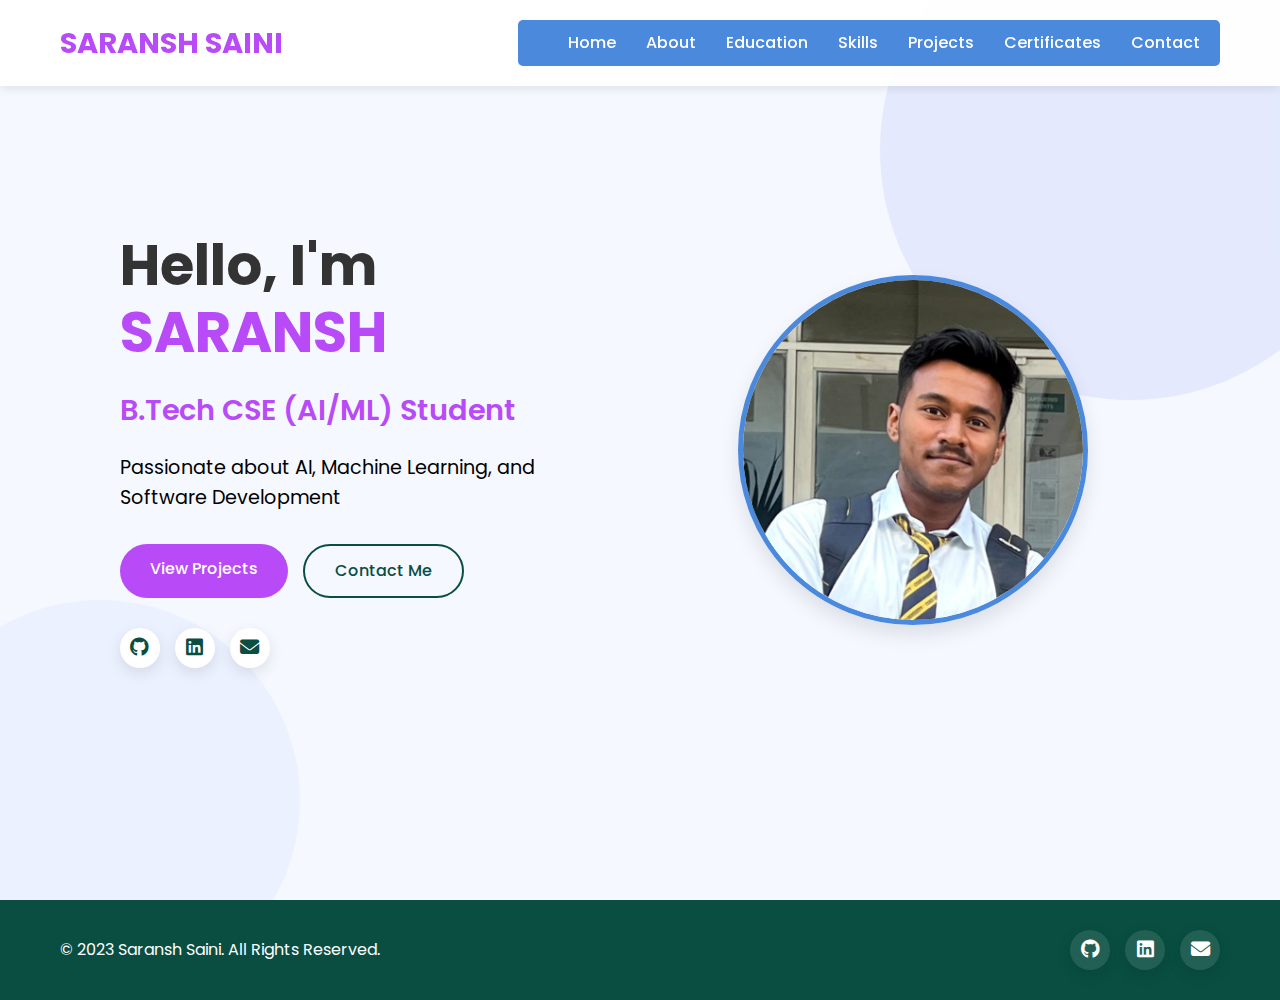
<file: index.html>
<!DOCTYPE html>
<html lang="en">
<head>
    <meta charset="UTF-8">
    <meta name="viewport" content="width=device-width, initial-scale=1.0">
    <title>SARANSH SAINI - Portfolio</title>
    <link rel="stylesheet" href="styles.css">
    <link rel="stylesheet" href="https://cdnjs.cloudflare.com/ajax/libs/font-awesome/6.4.0/css/all.min.css">
    <link href="https://fonts.googleapis.com/css2?family=Poppins:wght@300;400;500;600;700&display=swap" rel="stylesheet">
</head>
<body>
    <header>
        <nav id="navbar">
            <div class="container">
                <h1 class="logo">SARANSH SAINI</h1>
                <ul class="nav-links">
                    <li><a href="index.html" class="active" id="home-link">Home</a></li>
                    <li><a href="about.html" id="about-link">About</a></li>
                    <li><a href="education.html" id="education-link">Education</a></li>
                    <li><a href="skills.html" id="skills-link">Skills</a></li>
                    <li><a href="projects.html" id="projects-link">Projects</a></li>
                    <li><a href="certificates.html" id="certificates-link">Certificates</a></li>
                    <li><a href="contact.html" id="contact-link">Contact</a></li>
                </ul>
                <div class="hamburger">
                    <span class="bar"></span>
                    <span class="bar"></span>
                    <span class="bar"></span>
                </div>
            </div>
        </nav>
    </header>

    <section id="home" class="hero">
        <div class="container">
            <div class="hero-content">
                <h1>Hello, I'm <span class="highlight">SARANSH SAINI</span></h1>
                <h2>B.Tech CSE (AI/ML) Student</h2>
                <p>Passionate about AI, Machine Learning, and Software Development</p>
                <div class="hero-buttons">
                    <a href="projects.html" class="btn btn-primary">View Projects</a>
                    <a href="contact.html" class="btn btn-secondary">Contact Me</a>
                </div>
                <div class="social-icons">
                    <a href="https://github.com/" target="_blank"><i class="fab fa-github"></i></a>
                    <a href="https://www.linkedin.com/in/saranshsaini635/" target="_blank"><i class="fab fa-linkedin"></i></a>
                    <a href="https://mail.google.com/mail/?view=cm&fs=1&to=saranshsaini635@gmail.com&su=Hello%20Saransh&body=I%20came%20across%20your%20portfolio%20and%20wanted%20to%20connect." target="_blank"><i class="fas fa-envelope"></i></a>
                </div>
            </div>
            <div class="hero-image">
                <img src="images/profile.jpg" alt="Saransh Saini" style="width: 350px; height: 350px; border-radius: 50%; object-fit: cover; box-shadow: 0 10px 20px rgba(0, 0, 0, 0.1); border: 5px solid #4a89dc; transition: transform 0.3s ease, box-shadow 0.3s ease;">
            </div>
        </div>
    </section>

    <footer>
        <div class="container">
            <div class="footer-content">
                <p>&copy; 2023 Saransh Saini. All Rights Reserved.</p>
                <div class="social-icons">
                    <a href="https://github.com/" target="_blank"><i class="fab fa-github"></i></a>
                    <a href="https://www.linkedin.com/in/saranshsaini635/" target="_blank"><i class="fab fa-linkedin"></i></a>
                    <a href="https://mail.google.com/mail/?view=cm&fs=1&to=saranshsaini635@gmail.com&su=Hello%20Saransh&body=I%20came%20across%20your%20portfolio%20and%20wanted%20to%20connect." target="_blank"><i class="fas fa-envelope"></i></a>
                </div>
            </div>
        </div>
    </footer>

    <script src="script.js"></script>
</body>
</html>
</file>
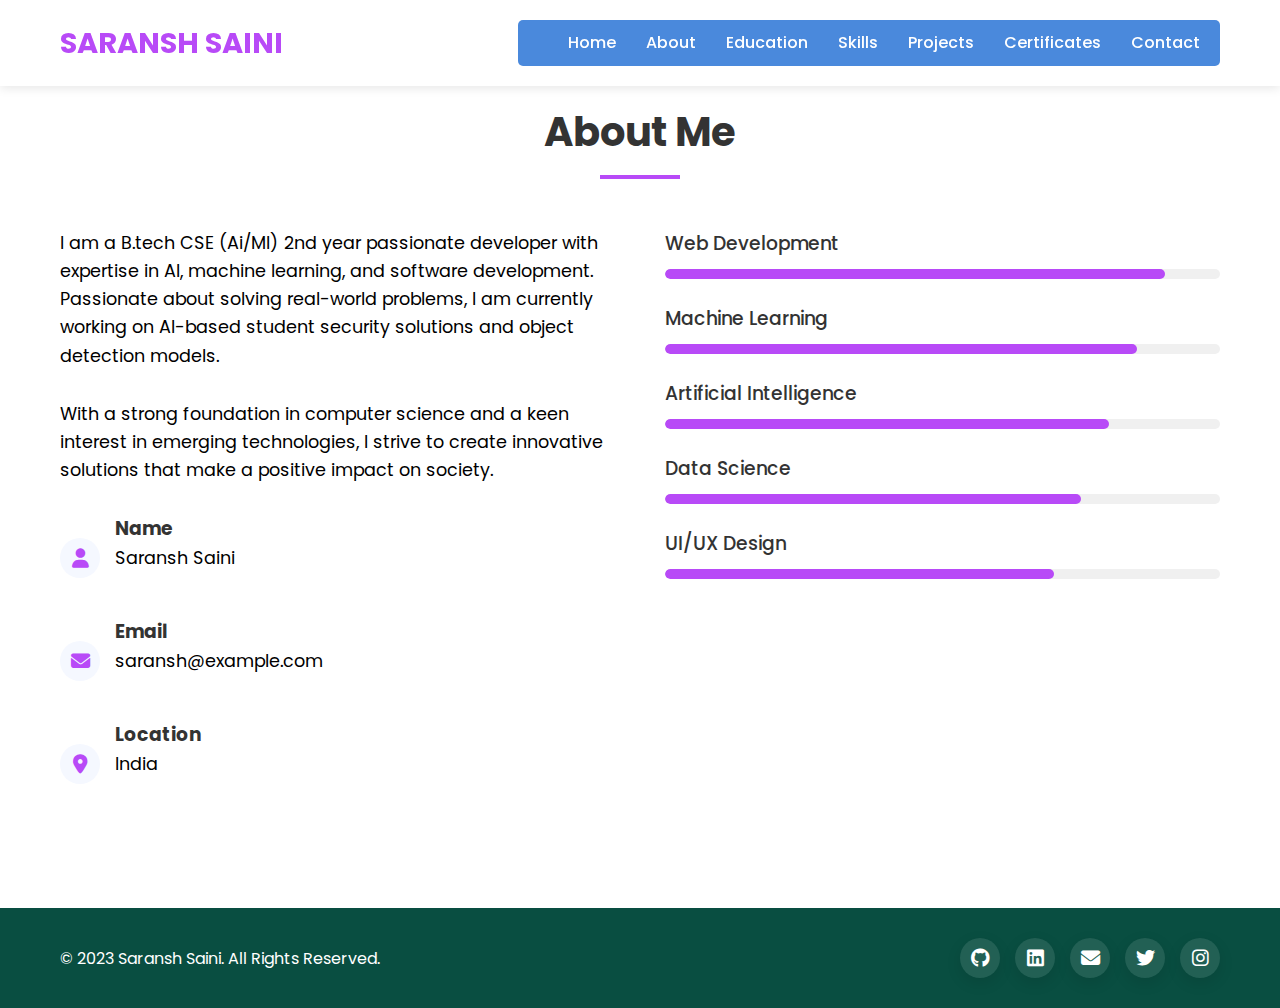
<file: about.html>
<!DOCTYPE html>
<html lang="en">
<head>
    <meta charset="UTF-8">
    <meta name="viewport" content="width=device-width, initial-scale=1.0">
    <title>About - SARANSH SAINI</title>
    <link rel="stylesheet" href="styles.css">
    <link rel="stylesheet" href="https://cdnjs.cloudflare.com/ajax/libs/font-awesome/6.4.0/css/all.min.css">
    <link href="https://fonts.googleapis.com/css2?family=Poppins:wght@300;400;500;600;700&display=swap" rel="stylesheet">
</head>
<body>
    <!-- Header -->
    <header>
        <nav id="navbar">
            <div class="container">
                <h1 class="logo">SARANSH SAINI</h1>
                <ul class="nav-links">
                    <li><a href="index.html" id="home-link">Home</a></li>
                    <li><a href="about.html" class="active" id="about-link">About</a></li>
                    <li><a href="education.html" id="education-link">Education</a></li>
                    <li><a href="skills.html" id="skills-link">Skills</a></li>
                    <li><a href="projects.html" id="projects-link">Projects</a></li>
                    <li><a href="certificates.html" id="certificates-link">Certificates</a></li>
                    <li><a href="contact.html" id="contact-link">Contact</a></li>
                </ul>
                <div class="hamburger">
                    <span class="bar"></span>
                    <span class="bar"></span>
                    <span class="bar"></span>
                </div>
            </div>
        </nav>
    </header>

    <!-- About Section -->
    <section id="about" class="about">
        <div class="container">
            <h2 class="section-title">About Me</h2>
            <div class="about-content">
                <div class="about-text">
                    <p>I am a B.tech CSE (Ai/Ml) 2nd year  passionate developer with expertise in AI, machine learning, and software development. Passionate about solving real-world problems, I am currently working on AI-based student security solutions and object detection models.</p>
                    <p>With a strong foundation in computer science and a keen interest in emerging technologies, I strive to create innovative solutions that make a positive impact on society.</p>
                    <div class="personal-info">
                        <div class="info-item">
                            <i class="fas fa-user"></i>
                            <div>
                                <h3>Name</h3>
                                <p>Saransh Saini</p>
                            </div>
                        </div>
                        <div class="info-item">
                            <i class="fas fa-envelope"></i>
                            <div>
                                <h3>Email</h3>
                                <p>saransh@example.com</p>
                            </div>
                        </div>
                        <div class="info-item">
                            <i class="fas fa-map-marker-alt"></i>
                            <div>
                                <h3>Location</h3>
                                <p>India</p>
                            </div>
                        </div>
                    </div>
                </div>
                <div class="about-stats">
                    <div class="stat-item">
                        <h3>Web Development</h3>
                        <div class="progress-bar">
                            <div class="progress" style="width: 90%"></div>
                        </div>
                    </div>
                    <div class="stat-item">
                        <h3>Machine Learning</h3>
                        <div class="progress-bar">
                            <div class="progress" style="width: 85%"></div>
                        </div>
                    </div>
                    <div class="stat-item">
                        <h3>Artificial Intelligence</h3>
                        <div class="progress-bar">
                            <div class="progress" style="width: 80%"></div>
                        </div>
                    </div>
                    <div class="stat-item">
                        <h3>Data Science</h3>
                        <div class="progress-bar">
                            <div class="progress" style="width: 75%"></div>
                        </div>
                    </div>
                    <div class="stat-item">
                        <h3>UI/UX Design</h3>
                        <div class="progress-bar">
                            <div class="progress" style="width: 70%"></div>
                        </div>
                    </div>
                </div>
            </div>
        </div>
    </section>

    <!-- Footer -->
    <footer>
        <div class="container">
            <div class="footer-content">
                <p>&copy; 2023 Saransh Saini. All Rights Reserved.</p>
                <div class="social-icons">
                    <a href="https://github.com/" target="_blank"><i class="fab fa-github"></i></a>
                    <a href="https://www.linkedin.com/in/saranshsaini635/" target="_blank"><i class="fab fa-linkedin"></i></a>
                    <a href="https://mail.google.com/mail/?view=cm&fs=1&to=saranshsaini635@gmail.com&su=Hello%20Saransh&body=I%20came%20across%20your%20portfolio%20and%20wanted%20to%20connect." target="_blank"><i class="fas fa-envelope"></i></a>
                    <a href="#"><i class="fab fa-twitter"></i></a>
                    <a href="#"><i class="fab fa-instagram"></i></a>
                </div>
            </div>
        </div>
    </footer>

    <script src="script.js"></script>
</body>
</html>
</file>
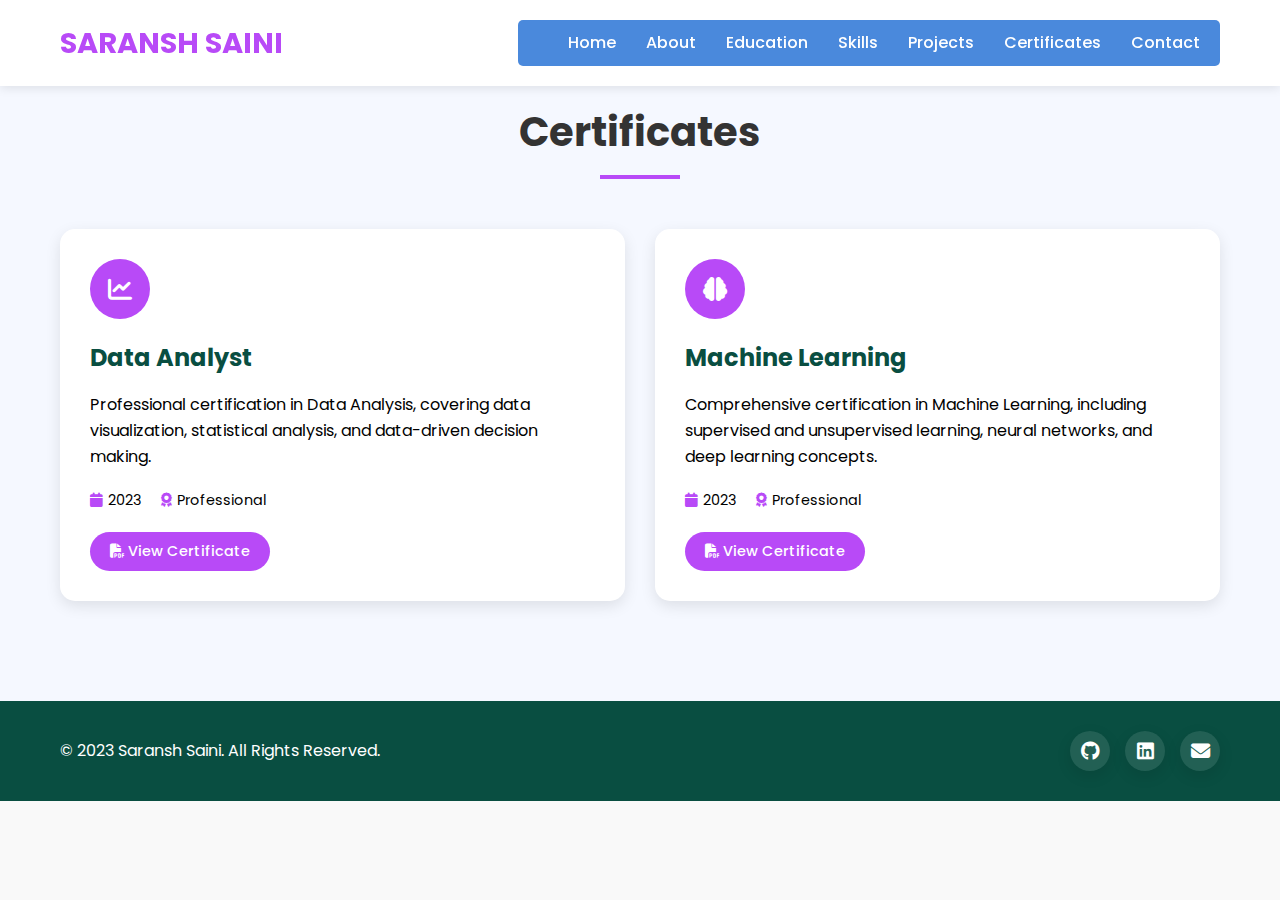
<file: certificates.html>
<!DOCTYPE html>
<html lang="en">
<head>
    <meta charset="UTF-8">
    <meta name="viewport" content="width=device-width, initial-scale=1.0">
    <title>Certificates - SARANSH SAINI</title>
    <link rel="stylesheet" href="styles.css">
    <link rel="stylesheet" href="https://cdnjs.cloudflare.com/ajax/libs/font-awesome/6.4.0/css/all.min.css">
    <link href="https://fonts.googleapis.com/css2?family=Poppins:wght@300;400;500;600;700&display=swap" rel="stylesheet">
</head>
<body>
    <header>
        <nav id="navbar">
            <div class="container">
                <h1 class="logo">SARANSH SAINI</h1>
                <ul class="nav-links">
                    <li><a href="index.html" id="home-link">Home</a></li>
                    <li><a href="about.html" id="about-link">About</a></li>
                    <li><a href="education.html" id="education-link">Education</a></li>
                    <li><a href="skills.html" id="skills-link">Skills</a></li>
                    <li><a href="projects.html" id="projects-link">Projects</a></li>
                    <li><a href="certificates.html" class="active" id="certificates-link">Certificates</a></li>
                    <li><a href="contact.html" id="contact-link">Contact</a></li>
                </ul>
                <div class="hamburger">
                    <span class="bar"></span>
                    <span class="bar"></span>
                    <span class="bar"></span>
                </div>
            </div>
        </nav>
    </header>

    <section id="certificates" class="certificates">
        <div class="container">
            <h2 class="section-title">Certificates</h2>
            <div class="certificates-grid">
                <div class="certificate-card">
                    <div class="certificate-icon">
                        <i class="fas fa-chart-line"></i>
                    </div>
                    <div class="certificate-content">
                        <h3>Data Analyst</h3>
                        <p>Professional certification in Data Analysis, covering data visualization, statistical analysis, and data-driven decision making.</p>
                        <div class="certificate-details">
                            <span><i class="fas fa-calendar"></i> 2023</span>
                            <span><i class="fas fa-award"></i> Professional</span>
                        </div>
                        <div class="certificate-links">
                            <a href="certificates/data_analyst.pdf" class="btn btn-sm" target="_blank"><i class="fas fa-file-pdf"></i> View Certificate</a>
                        </div>
                    </div>
                </div>

                <div class="certificate-card">
                    <div class="certificate-icon">
                        <i class="fas fa-brain"></i>
                    </div>
                    <div class="certificate-content">
                        <h3>Machine Learning</h3>
                        <p>Comprehensive certification in Machine Learning, including supervised and unsupervised learning, neural networks, and deep learning concepts.</p>
                        <div class="certificate-details">
                            <span><i class="fas fa-calendar"></i> 2023</span>
                            <span><i class="fas fa-award"></i> Professional</span>
                        </div>
                        <div class="certificate-links">
                            <a href="certificates/machine_learning.pdf" class="btn btn-sm" target="_blank"><i class="fas fa-file-pdf"></i> View Certificate</a>
                        </div>
                    </div>
                </div>
            </div>
        </div>
    </section>

    <footer>
        <div class="container">
            <div class="footer-content">
                <p>&copy; 2023 Saransh Saini. All Rights Reserved.</p>
                <div class="social-icons">
                    <a href="https://github.com/" target="_blank"><i class="fab fa-github"></i></a>
                    <a href="https://www.linkedin.com/in/saranshsaini635/" target="_blank"><i class="fab fa-linkedin"></i></a>
                    <a href="https://mail.google.com/mail/?view=cm&fs=1&to=saranshsaini635@gmail.com&su=Hello%20Saransh&body=I%20came%20across%20your%20portfolio%20and%20wanted%20to%20connect." target="_blank"><i class="fas fa-envelope"></i></a>
                </div>
            </div>
        </div>
    </footer>

    <script src="script.js"></script>
</body>
</html>
</file>
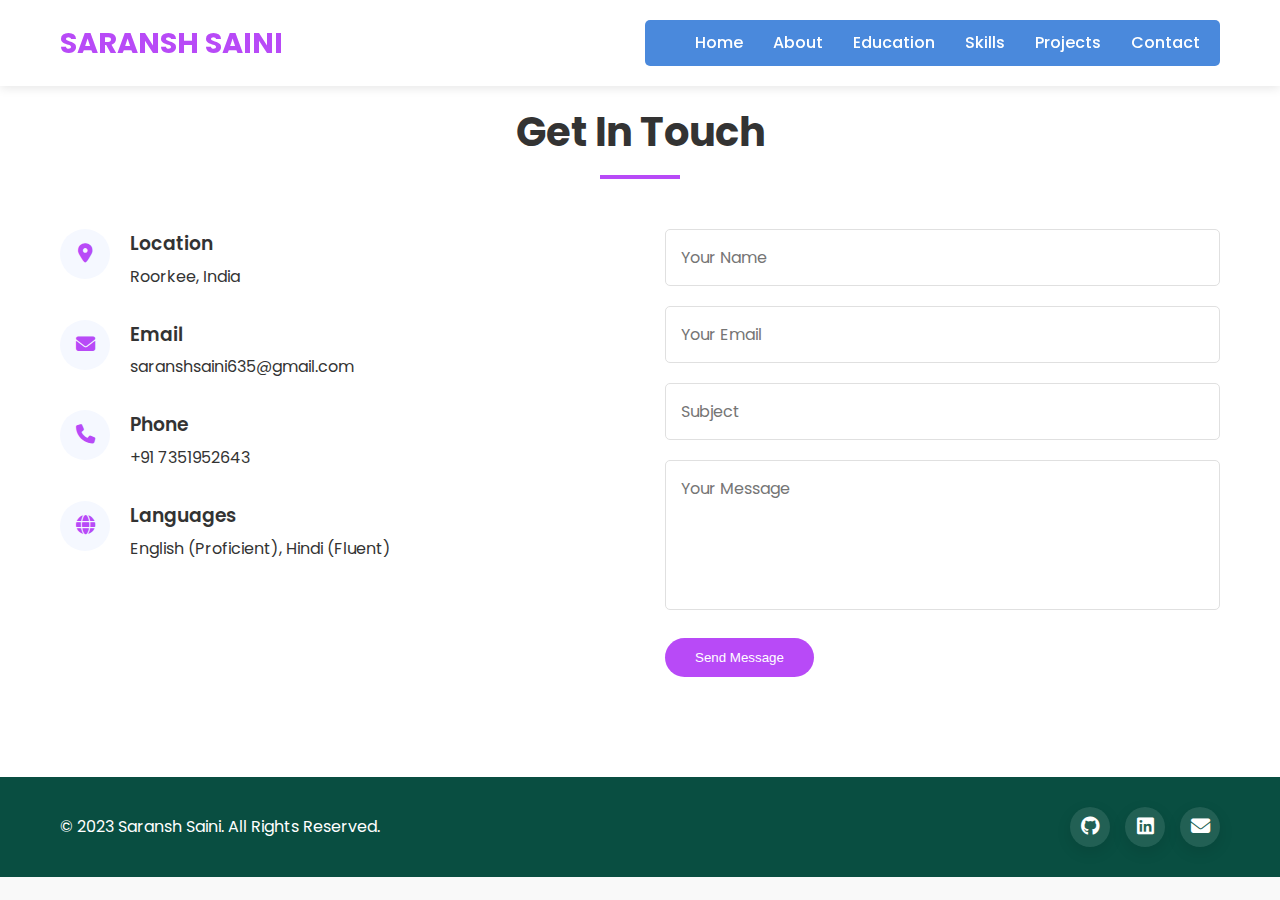
<file: contact.html>
<!DOCTYPE html>
<html lang="en">
<head>
    <meta charset="UTF-8">
    <meta name="viewport" content="width=device-width, initial-scale=1.0">
    <title>Contact - SARANSH SAINI</title>
    <link rel="stylesheet" href="styles.css">
    <link rel="stylesheet" href="https://cdnjs.cloudflare.com/ajax/libs/font-awesome/6.4.0/css/all.min.css">
    <link href="https://fonts.googleapis.com/css2?family=Poppins:wght@300;400;500;600;700&display=swap" rel="stylesheet">
</head>
<body>
    <header>
        <nav id="navbar">
            <div class="container">
                <h1 class="logo">SARANSH SAINI</h1>
                <ul class="nav-links">
                    <li><a href="index.html" id="home-link">Home</a></li>
                    <li><a href="about.html" id="about-link">About</a></li>
                    <li><a href="education.html" id="education-link">Education</a></li>
                    <li><a href="skills.html" id="skills-link">Skills</a></li>
                    <li><a href="projects.html" id="projects-link">Projects</a></li>
                    <li><a href="contact.html" class="active" id="contact-link">Contact</a></li>
                </ul>
                <div class="hamburger">
                    <span class="bar"></span>
                    <span class="bar"></span>
                    <span class="bar"></span>
                </div>
            </div>
        </nav>
    </header>

    <section id="contact" class="contact">
        <div class="container">
            <h2 class="section-title">Get In Touch</h2>
            <div class="contact-content">
                <div class="contact-info">
                    <div class="contact-item">
                        <i class="fas fa-map-marker-alt"></i>
                        <div>
                            <h3>Location</h3>
                            <p>Roorkee, India</p>
                        </div>
                    </div>
                    <div class="contact-item">
                        <i class="fas fa-envelope"></i>
                        <div>
                            <h3>Email</h3>
                            <p>saranshsaini635@gmail.com</p>
                        </div>
                    </div>
                    <div class="contact-item">
                        <i class="fas fa-phone"></i>
                        <div>
                            <h3>Phone</h3>
                            <p>+91 7351952643</p>
                        </div>
                    </div>
                    <div class="contact-item">
                        <i class="fas fa-globe"></i>
                        <div>
                            <h3>Languages</h3>
                            <p>English (Proficient), Hindi (Fluent)</p>
                        </div>
                    </div>
                </div>
                <div class="contact-form">
                    <form id="contactForm">
                        <div class="form-group">
                            <input type="text" id="name" placeholder="Your Name" required>
                        </div>
                        <div class="form-group">
                            <input type="email" id="email" placeholder="Your Email" required>
                        </div>
                        <div class="form-group">
                            <input type="text" id="subject" placeholder="Subject" required>
                        </div>
                        <div class="form-group">
                            <textarea id="message" placeholder="Your Message" required></textarea>
                        </div>
                        <button type="submit" class="btn btn-primary">Send Message</button>
                    </form>
                </div>
            </div>
        </div>
    </section>

    <footer>
        <div class="container">
            <div class="footer-content">
                <p>&copy; 2023 Saransh Saini. All Rights Reserved.</p>
                <div class="social-icons">
                    <a href="https://github.com/" target="_blank"><i class="fab fa-github"></i></a>
                    <a href="https://www.linkedin.com/in/saranshsaini635/" target="_blank"><i class="fab fa-linkedin"></i></a>
                    <a href="https://mail.google.com/mail/?view=cm&fs=1&to=saranshsaini635@gmail.com&su=Hello%20Saransh&body=I%20came%20across%20your%20portfolio%20and%20wanted%20to%20connect." target="_blank"><i class="fas fa-envelope"></i></a>
                </div>
            </div>
        </div>
    </footer>

    <script src="script.js"></script>
</body>
</html>
</file>
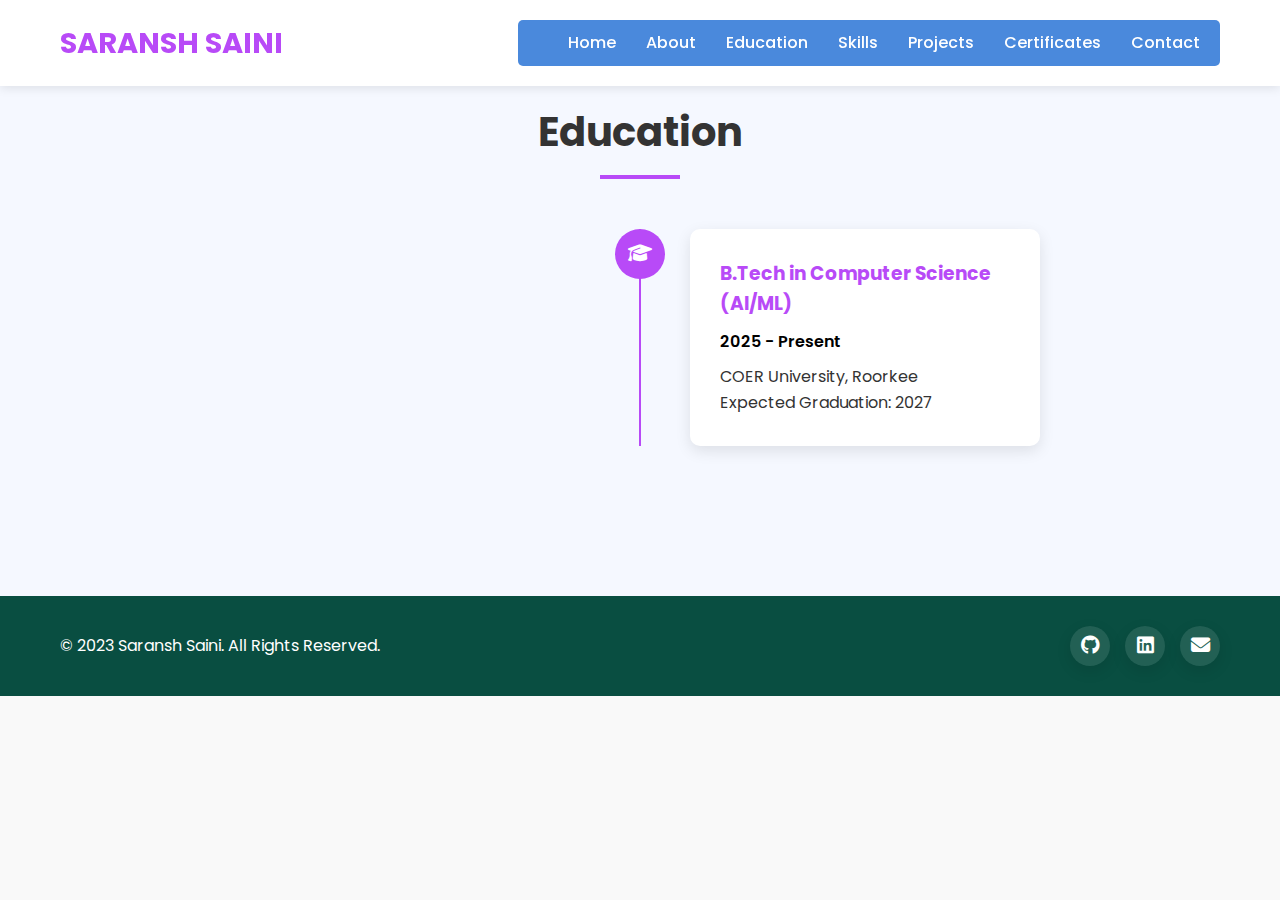
<file: education.html>
<!DOCTYPE html>
<html lang="en">
<head>
    <meta charset="UTF-8">
    <meta name="viewport" content="width=device-width, initial-scale=1.0">
    <title>Education - SARANSH SAINI</title>
    <link rel="stylesheet" href="styles.css">
    <link rel="stylesheet" href="https://cdnjs.cloudflare.com/ajax/libs/font-awesome/6.4.0/css/all.min.css">
    <link href="https://fonts.googleapis.com/css2?family=Poppins:wght@300;400;500;600;700&display=swap" rel="stylesheet">
</head>
<body>
    <header>
        <nav id="navbar">
            <div class="container">
                <h1 class="logo">SARANSH SAINI</h1>
                <ul class="nav-links">
                    <li><a href="index.html" id="home-link">Home</a></li>
                    <li><a href="about.html" id="about-link">About</a></li>
                    <li><a href="education.html" class="active" id="education-link">Education</a></li>
                    <li><a href="skills.html" id="skills-link">Skills</a></li>
                    <li><a href="projects.html" id="projects-link">Projects</a></li>
                    <li><a href="certificates.html" id="certificates-link">Certificates</a></li>
                    <li><a href="contact.html" id="contact-link">Contact</a></li>
                </ul>
                <div class="hamburger">
                    <span class="bar"></span>
                    <span class="bar"></span>
                    <span class="bar"></span>
                </div>
            </div>
        </nav>
    </header>

    <section id="education" class="education">
        <div class="container">
            <h2 class="section-title">Education</h2>
            <div class="timeline">
                <div class="timeline-item">
                    <div class="timeline-icon">
                        <i class="fas fa-graduation-cap"></i>
                    </div>
                    <div class="timeline-content">
                        <h3>B.Tech in Computer Science (AI/ML)</h3>
                        <p class="timeline-date">2025 - Present</p>
                        <p>COER University, Roorkee</p>
                        <p>Expected Graduation: 2027</p>
                    </div>
                </div>
                <!-- Add more education items if needed -->
            </div>
        </div>
    </section>

    <footer>
        <div class="container">
            <div class="footer-content">
                <p>&copy; 2023 Saransh Saini. All Rights Reserved.</p>
                <div class="social-icons">
                    <a href="https://github.com/" target="_blank"><i class="fab fa-github"></i></a>
                    <a href="https://www.linkedin.com/in/saranshsaini635/" target="_blank"><i class="fab fa-linkedin"></i></a>
                    <a href="https://mail.google.com/mail/?view=cm&fs=1&to=saranshsaini635@gmail.com&su=Hello%20Saransh&body=I%20came%20across%20your%20portfolio%20and%20wanted%20to%20connect." target="_blank"><i class="fas fa-envelope"></i></a>
                </div>
            </div>
        </div>
    </footer>

    <script src="script.js"></script>
</body>
</html>
</file>
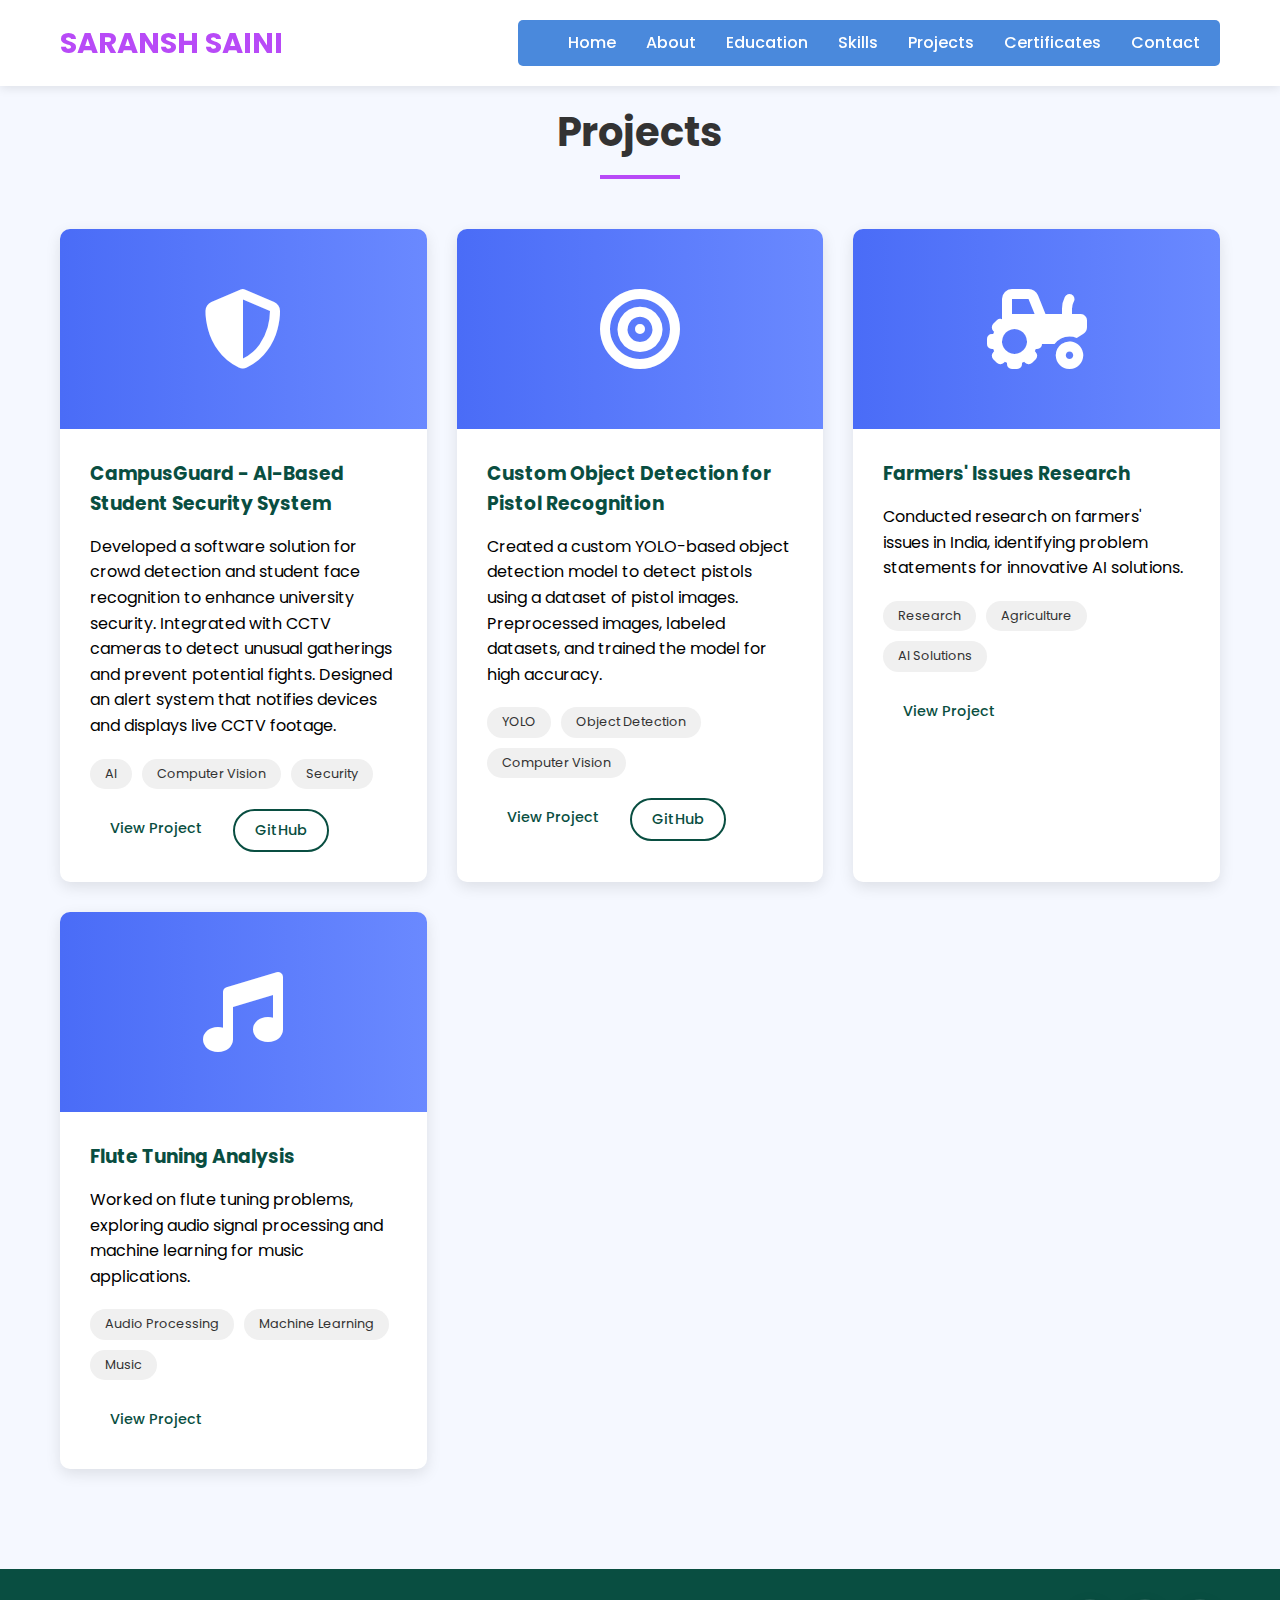
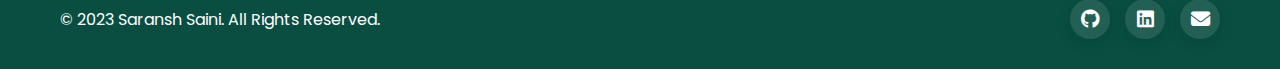
<file: projects.html>
<!DOCTYPE html>
<html lang="en">
<head>
    <meta charset="UTF-8">
    <meta name="viewport" content="width=device-width, initial-scale=1.0">
    <title>Projects - SARANSH SAINI</title>
    <link rel="stylesheet" href="styles.css">
    <link rel="stylesheet" href="https://cdnjs.cloudflare.com/ajax/libs/font-awesome/6.4.0/css/all.min.css">
    <link href="https://fonts.googleapis.com/css2?family=Poppins:wght@300;400;500;600;700&display=swap" rel="stylesheet">
</head>
<body>
    <header>
        <nav id="navbar">
            <div class="container">
                <h1 class="logo">SARANSH SAINI</h1>
                <ul class="nav-links">
                    <li><a href="index.html" id="home-link">Home</a></li>
                    <li><a href="about.html" id="about-link">About</a></li>
                    <li><a href="education.html" id="education-link">Education</a></li>
                    <li><a href="skills.html" id="skills-link">Skills</a></li>
                    <li><a href="projects.html" class="active" id="projects-link">Projects</a></li>
                    <li><a href="certificates.html" id="certificates-link">Certificates</a></li>
                    <li><a href="contact.html" id="contact-link">Contact</a></li>
                </ul>
                <div class="hamburger">
                    <span class="bar"></span>
                    <span class="bar"></span>
                    <span class="bar"></span>
                </div>
            </div>
        </nav>
    </header>

    <section id="projects" class="projects">
        <div class="container">
            <h2 class="section-title">Projects</h2>
            <div class="projects-grid">
                <div class="project-card">
                    <div class="project-img">
                        <i class="fas fa-shield-alt"></i>
                    </div>
                    <div class="project-content">
                        <h3>CampusGuard - AI-Based Student Security System</h3>
                        <p>Developed a software solution for crowd detection and student face recognition to enhance university security. Integrated with CCTV cameras to detect unusual gatherings and prevent potential fights. Designed an alert system that notifies devices and displays live CCTV footage.</p>
                        <div class="project-tags">
                            <span>AI</span>
                            <span>Computer Vision</span>
                            <span>Security</span>
                        </div>
                        <div class="project-links">
                            <a href="#" class="btn btn-sm">View Project</a>
                            <a href="https://github.com/" class="btn btn-sm btn-secondary">GitHub</a>
                        </div>
                    </div>
                </div>
                <div class="project-card">
                    <div class="project-img">
                        <i class="fas fa-bullseye"></i>
                    </div>
                    <div class="project-content">
                        <h3>Custom Object Detection for Pistol Recognition</h3>
                        <p>Created a custom YOLO-based object detection model to detect pistols using a dataset of pistol images. Preprocessed images, labeled datasets, and trained the model for high accuracy.</p>
                        <div class="project-tags">
                            <span>YOLO</span>
                            <span>Object Detection</span>
                            <span>Computer Vision</span>
                        </div>
                        <div class="project-links">
                            <a href="#" class="btn btn-sm">View Project</a>
                            <a href="https://github.com/" class="btn btn-sm btn-secondary">GitHub</a>
                        </div>
                    </div>
                </div>
                <div class="project-card">
                    <div class="project-img">
                        <i class="fas fa-tractor"></i>
                    </div>
                    <div class="project-content">
                        <h3>Farmers' Issues Research</h3>
                        <p>Conducted research on farmers' issues in India, identifying problem statements for innovative AI solutions.</p>
                        <div class="project-tags">
                            <span>Research</span>
                            <span>Agriculture</span>
                            <span>AI Solutions</span>
                        </div>
                        <div class="project-links">
                            <a href="#" class="btn btn-sm">View Project</a>
                        </div>
                    </div>
                </div>
                <div class="project-card">
                    <div class="project-img">
                        <i class="fas fa-music"></i>
                    </div>
                    <div class="project-content">
                        <h3>Flute Tuning Analysis</h3>
                        <p>Worked on flute tuning problems, exploring audio signal processing and machine learning for music applications.</p>
                        <div class="project-tags">
                            <span>Audio Processing</span>
                            <span>Machine Learning</span>
                            <span>Music</span>
                        </div>
                        <div class="project-links">
                            <a href="#" class="btn btn-sm">View Project</a>
                        </div>
                    </div>
                </div>
            </div>
        </div>
    </section>

    <footer>
        <div class="container">
            <div class="footer-content">
                <p>&copy; 2023 Saransh Saini. All Rights Reserved.</p>
                <div class="social-icons">
                    <a href="https://github.com/" target="_blank"><i class="fab fa-github"></i></a>
                    <a href="https://www.linkedin.com/in/saranshsaini635/" target="_blank"><i class="fab fa-linkedin"></i></a>
                    <a href="https://mail.google.com/mail/?view=cm&fs=1&to=saranshsaini635@gmail.com&su=Hello%20Saransh&body=I%20came%20across%20your%20portfolio%20and%20wanted%20to%20connect." target="_blank"><i class="fas fa-envelope"></i></a>
                </div>
            </div>
        </div>
    </footer>

    <script src="script.js"></script>
</body>
</html>
</file>
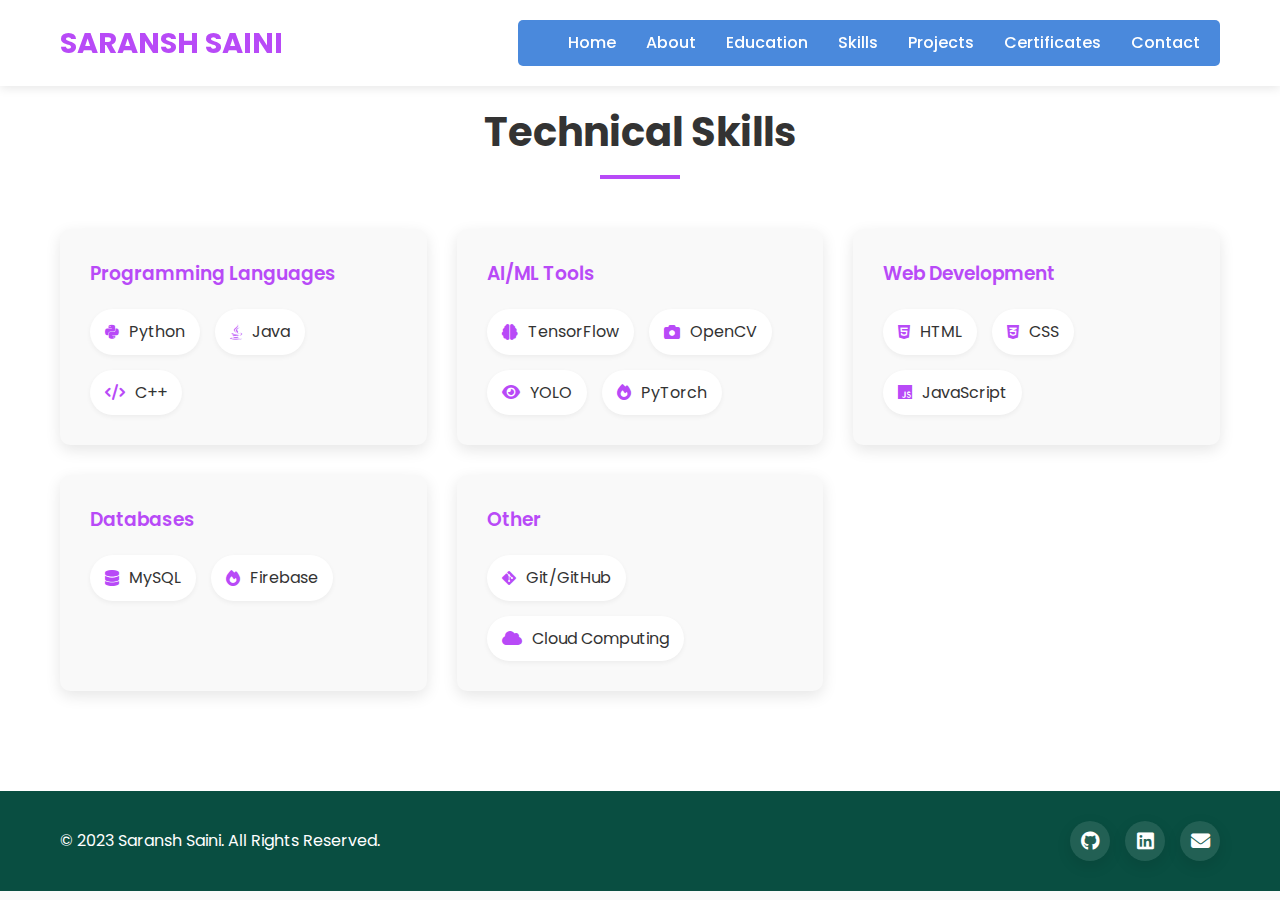
<file: skills.html>
<!DOCTYPE html>
<html lang="en">
<head>
    <meta charset="UTF-8">
    <meta name="viewport" content="width=device-width, initial-scale=1.0">
    <title>Skills - SARANSH SAINI</title>
    <link rel="stylesheet" href="styles.css">
    <link rel="stylesheet" href="https://cdnjs.cloudflare.com/ajax/libs/font-awesome/6.4.0/css/all.min.css">
    <link href="https://fonts.googleapis.com/css2?family=Poppins:wght@300;400;500;600;700&display=swap" rel="stylesheet">
</head>
<body>
    <header>
        <nav id="navbar">
            <div class="container">
                <h1 class="logo">SARANSH SAINI</h1>
                <ul class="nav-links">
                    <li><a href="index.html" id="home-link">Home</a></li>
                    <li><a href="about.html" id="about-link">About</a></li>
                    <li><a href="education.html" id="education-link">Education</a></li>
                    <li><a href="skills.html" class="active" id="skills-link">Skills</a></li>
                    <li><a href="projects.html" id="projects-link">Projects</a></li>
                    <li><a href="certificates.html" id="certificates-link">Certificates</a></li>
                    <li><a href="contact.html" id="contact-link">Contact</a></li>
                </ul>
                <div class="hamburger">
                    <span class="bar"></span>
                    <span class="bar"></span>
                    <span class="bar"></span>
                </div>
            </div>
        </nav>
    </header>

    <section id="skills" class="skills">
        <div class="container">
            <h2 class="section-title">Technical Skills</h2>
            <div class="skills-container">
                <div class="skill-category">
                    <h3>Programming Languages</h3>
                    <div class="skill-items">
                        <div class="skill-item">
                            <i class="fab fa-python"></i>
                            <span>Python</span>
                        </div>
                        <div class="skill-item">
                            <i class="fab fa-java"></i>
                            <span>Java</span>
                        </div>
                        <div class="skill-item">
                            <i class="fas fa-code"></i>
                            <span>C++</span>
                        </div>
                    </div>
                </div>
                <div class="skill-category">
                    <h3>AI/ML Tools</h3>
                    <div class="skill-items">
                        <div class="skill-item">
                            <i class="fas fa-brain"></i>
                            <span>TensorFlow</span>
                        </div>
                        <div class="skill-item">
                            <i class="fas fa-camera"></i>
                            <span>OpenCV</span>
                        </div>
                        <div class="skill-item">
                            <i class="fas fa-eye"></i>
                            <span>YOLO</span>
                        </div>
                        <div class="skill-item">
                            <i class="fas fa-fire"></i>
                            <span>PyTorch</span>
                        </div>
                    </div>
                </div>
                <div class="skill-category">
                    <h3>Web Development</h3>
                    <div class="skill-items">
                        <div class="skill-item">
                            <i class="fab fa-html5"></i>
                            <span>HTML</span>
                        </div>
                        <div class="skill-item">
                            <i class="fab fa-css3-alt"></i>
                            <span>CSS</span>
                        </div>
                        <div class="skill-item">
                            <i class="fab fa-js"></i>
                            <span>JavaScript</span>
                        </div>
                    </div>
                </div>
                <div class="skill-category">
                    <h3>Databases</h3>
                    <div class="skill-items">
                        <div class="skill-item">
                            <i class="fas fa-database"></i>
                            <span>MySQL</span>
                        </div>
                        <div class="skill-item">
                            <i class="fas fa-fire"></i>
                            <span>Firebase</span>
                        </div>
                    </div>
                </div>
                <div class="skill-category">
                    <h3>Other</h3>
                    <div class="skill-items">
                        <div class="skill-item">
                            <i class="fab fa-git-alt"></i>
                            <span>Git/GitHub</span>
                        </div>
                        <div class="skill-item">
                            <i class="fas fa-cloud"></i>
                            <span>Cloud Computing</span>
                        </div>
                    </div>
                </div>
            </div>
        </div>
    </section>

    <footer>
        <div class="container">
            <div class="footer-content">
                <p>&copy; 2023 Saransh Saini. All Rights Reserved.</p>
                <div class="social-icons">
                    <a href="https://github.com/" target="_blank"><i class="fab fa-github"></i></a>
                    <a href="https://www.linkedin.com/in/saranshsaini635/" target="_blank"><i class="fab fa-linkedin"></i></a>
                    <a href="https://mail.google.com/mail/?view=cm&fs=1&to=saranshsaini635@gmail.com&su=Hello%20Saransh&body=I%20came%20across%20your%20portfolio%20and%20wanted%20to%20connect." target="_blank"><i class="fas fa-envelope"></i></a>
                </div>
            </div>
        </div>
    </footer>

    <script src="script.js"></script>
</body>
</html>
</file>
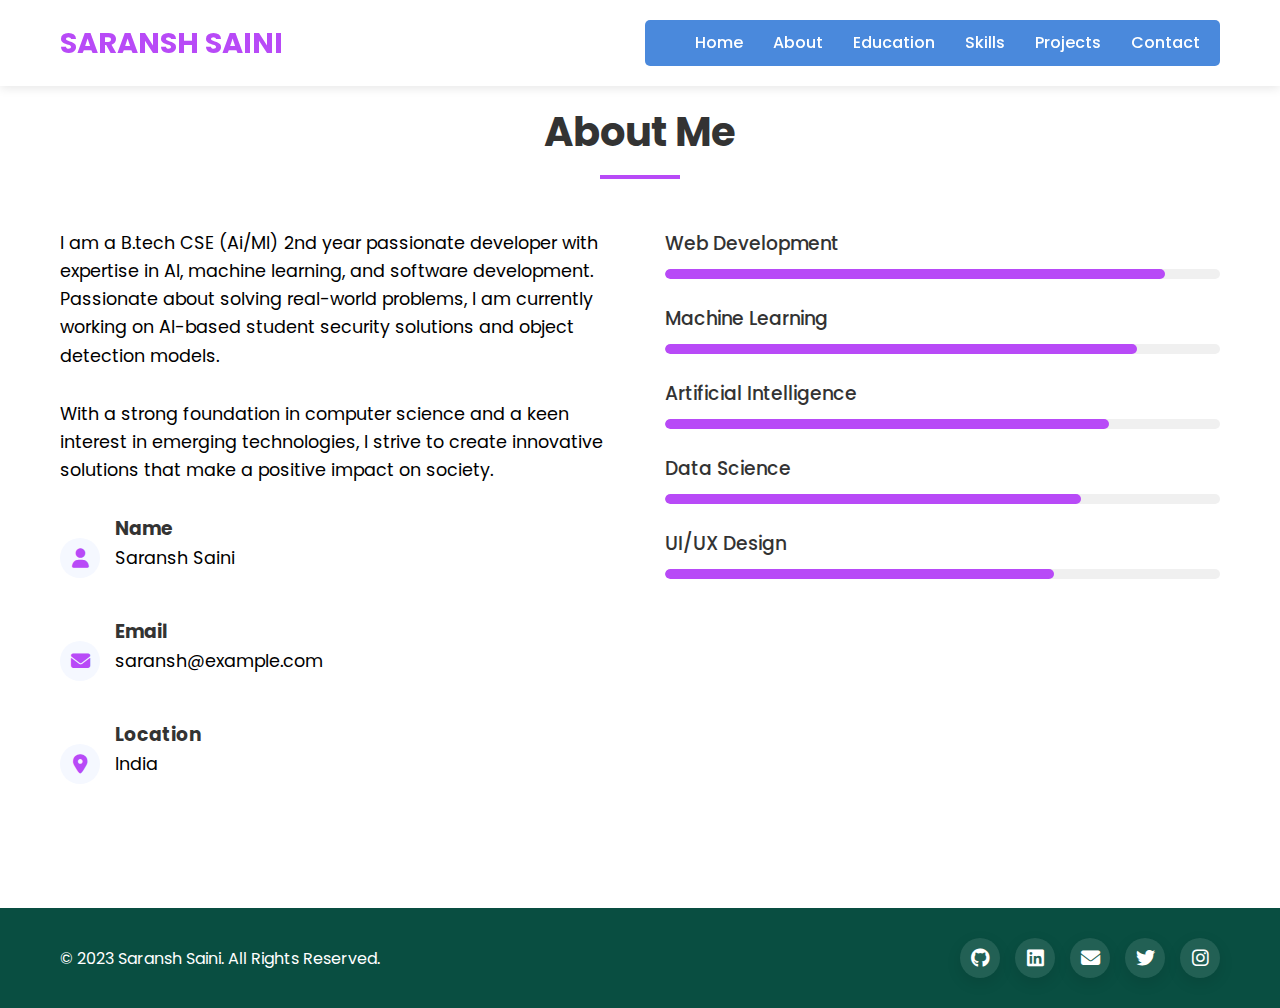
<file: portfolio-deploy/about.html>
<!DOCTYPE html>
<html lang="en">
<head>
    <meta charset="UTF-8">
    <meta name="viewport" content="width=device-width, initial-scale=1.0">
    <title>About - SARANSH SAINI</title>
    <link rel="stylesheet" href="styles.css">
    <link rel="stylesheet" href="https://cdnjs.cloudflare.com/ajax/libs/font-awesome/6.4.0/css/all.min.css">
    <link href="https://fonts.googleapis.com/css2?family=Poppins:wght@300;400;500;600;700&display=swap" rel="stylesheet">
</head>
<body>
    <!-- Header -->
    <header>
        <nav id="navbar">
            <div class="container">
                <h1 class="logo">SARANSH SAINI</h1>
                <ul class="nav-links">
                    <li><a href="index.html" id="home-link">Home</a></li>
                    <li><a href="about.html" class="active" id="about-link">About</a></li>
                    <li><a href="education.html" id="education-link">Education</a></li>
                    <li><a href="skills.html" id="skills-link">Skills</a></li>
                    <li><a href="projects.html" id="projects-link">Projects</a></li>
                    <li><a href="contact.html" id="contact-link">Contact</a></li>
                </ul>
                <div class="hamburger">
                    <span class="bar"></span>
                    <span class="bar"></span>
                    <span class="bar"></span>
                </div>
            </div>
        </nav>
    </header>

    <!-- About Section -->
    <section id="about" class="about">
        <div class="container">
            <h2 class="section-title">About Me</h2>
            <div class="about-content">
                <div class="about-text">
                    <p>I am a B.tech CSE (Ai/Ml) 2nd year  passionate developer with expertise in AI, machine learning, and software development. Passionate about solving real-world problems, I am currently working on AI-based student security solutions and object detection models.</p>
                    <p>With a strong foundation in computer science and a keen interest in emerging technologies, I strive to create innovative solutions that make a positive impact on society.</p>
                    <div class="personal-info">
                        <div class="info-item">
                            <i class="fas fa-user"></i>
                            <div>
                                <h3>Name</h3>
                                <p>Saransh Saini</p>
                            </div>
                        </div>
                        <div class="info-item">
                            <i class="fas fa-envelope"></i>
                            <div>
                                <h3>Email</h3>
                                <p>saransh@example.com</p>
                            </div>
                        </div>
                        <div class="info-item">
                            <i class="fas fa-map-marker-alt"></i>
                            <div>
                                <h3>Location</h3>
                                <p>India</p>
                            </div>
                        </div>
                    </div>
                </div>
                <div class="about-stats">
                    <div class="stat-item">
                        <h3>Web Development</h3>
                        <div class="progress-bar">
                            <div class="progress" style="width: 90%"></div>
                        </div>
                    </div>
                    <div class="stat-item">
                        <h3>Machine Learning</h3>
                        <div class="progress-bar">
                            <div class="progress" style="width: 85%"></div>
                        </div>
                    </div>
                    <div class="stat-item">
                        <h3>Artificial Intelligence</h3>
                        <div class="progress-bar">
                            <div class="progress" style="width: 80%"></div>
                        </div>
                    </div>
                    <div class="stat-item">
                        <h3>Data Science</h3>
                        <div class="progress-bar">
                            <div class="progress" style="width: 75%"></div>
                        </div>
                    </div>
                    <div class="stat-item">
                        <h3>UI/UX Design</h3>
                        <div class="progress-bar">
                            <div class="progress" style="width: 70%"></div>
                        </div>
                    </div>
                </div>
            </div>
        </div>
    </section>

    <!-- Footer -->
    <footer>
        <div class="container">
            <div class="footer-content">
                <p>&copy; 2023 Saransh Saini. All Rights Reserved.</p>
                <div class="social-icons">
                    <a href="https://github.com/" target="_blank"><i class="fab fa-github"></i></a>
                    <a href="https://www.linkedin.com/in/saranshsaini635/" target="_blank"><i class="fab fa-linkedin"></i></a>
                    <a href="https://mail.google.com/mail/?view=cm&fs=1&to=saranshsaini635@gmail.com&su=Hello%20Saransh&body=I%20came%20across%20your%20portfolio%20and%20wanted%20to%20connect." target="_blank"><i class="fas fa-envelope"></i></a>
                    <a href="#"><i class="fab fa-twitter"></i></a>
                    <a href="#"><i class="fab fa-instagram"></i></a>
                </div>
            </div>
        </div>
    </footer>

    <script src="script.js"></script>
</body>
</html>
</file>
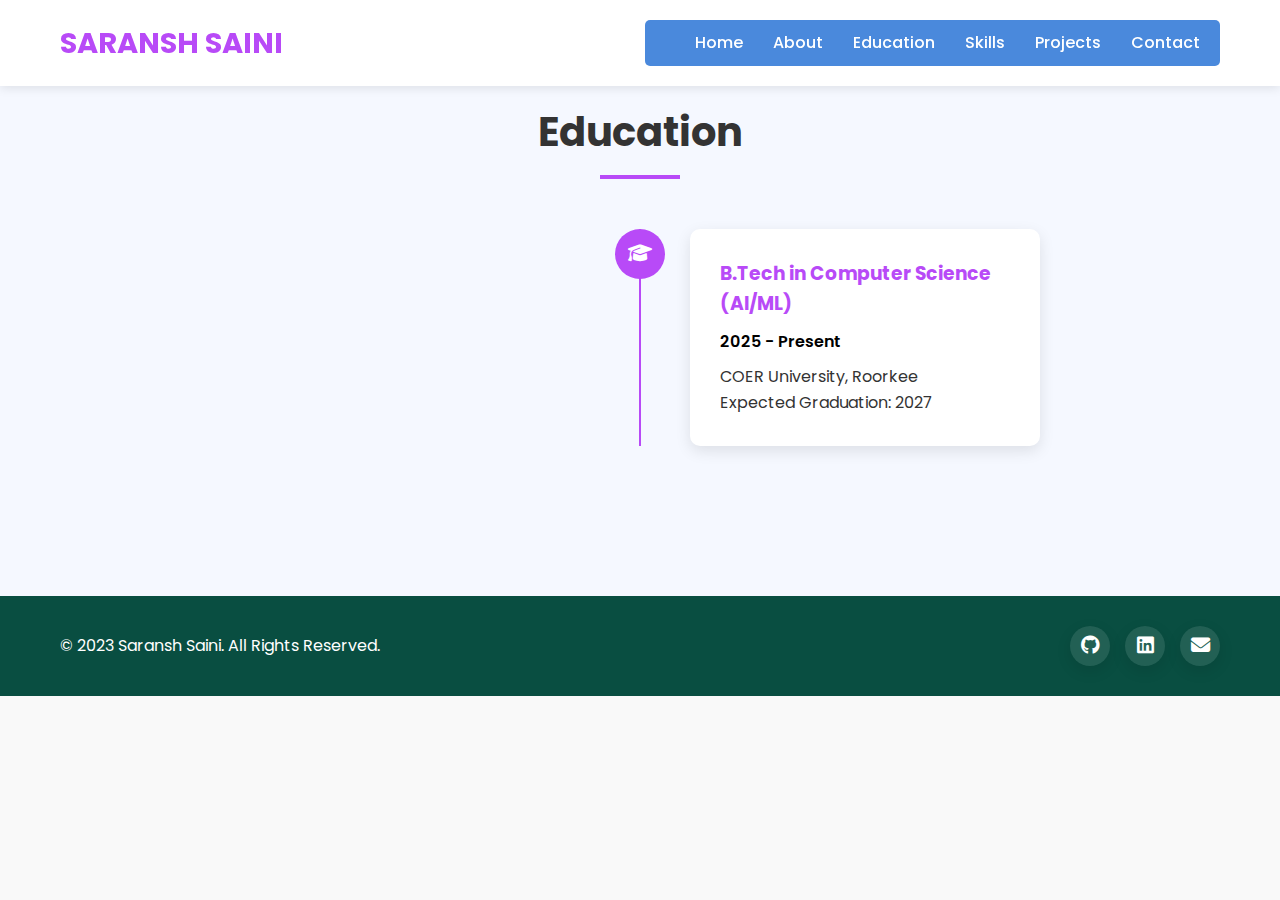
<file: portfolio-deploy/education.html>
<!DOCTYPE html>
<html lang="en">
<head>
    <meta charset="UTF-8">
    <meta name="viewport" content="width=device-width, initial-scale=1.0">
    <title>Education - SARANSH SAINI</title>
    <link rel="stylesheet" href="styles.css">
    <link rel="stylesheet" href="https://cdnjs.cloudflare.com/ajax/libs/font-awesome/6.4.0/css/all.min.css">
    <link href="https://fonts.googleapis.com/css2?family=Poppins:wght@300;400;500;600;700&display=swap" rel="stylesheet">
</head>
<body>
    <header>
        <nav id="navbar">
            <div class="container">
                <h1 class="logo">SARANSH SAINI</h1>
                <ul class="nav-links">
                    <li><a href="index.html" id="home-link">Home</a></li>
                    <li><a href="about.html" id="about-link">About</a></li>
                    <li><a href="education.html" class="active" id="education-link">Education</a></li>
                    <li><a href="skills.html" id="skills-link">Skills</a></li>
                    <li><a href="projects.html" id="projects-link">Projects</a></li>
                    <li><a href="contact.html" id="contact-link">Contact</a></li>
                </ul>
                <div class="hamburger">
                    <span class="bar"></span>
                    <span class="bar"></span>
                    <span class="bar"></span>
                </div>
            </div>
        </nav>
    </header>

    <section id="education" class="education">
        <div class="container">
            <h2 class="section-title">Education</h2>
            <div class="timeline">
                <div class="timeline-item">
                    <div class="timeline-icon">
                        <i class="fas fa-graduation-cap"></i>
                    </div>
                    <div class="timeline-content">
                        <h3>B.Tech in Computer Science (AI/ML)</h3>
                        <p class="timeline-date">2025 - Present</p>
                        <p>COER University, Roorkee</p>
                        <p>Expected Graduation: 2027</p>
                    </div>
                </div>
                <!-- Add more education items if needed -->
            </div>
        </div>
    </section>

    <footer>
        <div class="container">
            <div class="footer-content">
                <p>&copy; 2023 Saransh Saini. All Rights Reserved.</p>
                <div class="social-icons">
                    <a href="https://github.com/" target="_blank"><i class="fab fa-github"></i></a>
                    <a href="https://www.linkedin.com/in/saranshsaini635/" target="_blank"><i class="fab fa-linkedin"></i></a>
                    <a href="https://mail.google.com/mail/?view=cm&fs=1&to=saranshsaini635@gmail.com&su=Hello%20Saransh&body=I%20came%20across%20your%20portfolio%20and%20wanted%20to%20connect." target="_blank"><i class="fas fa-envelope"></i></a>
                </div>
            </div>
        </div>
    </footer>

    <script src="script.js"></script>
</body>
</html>
</file>
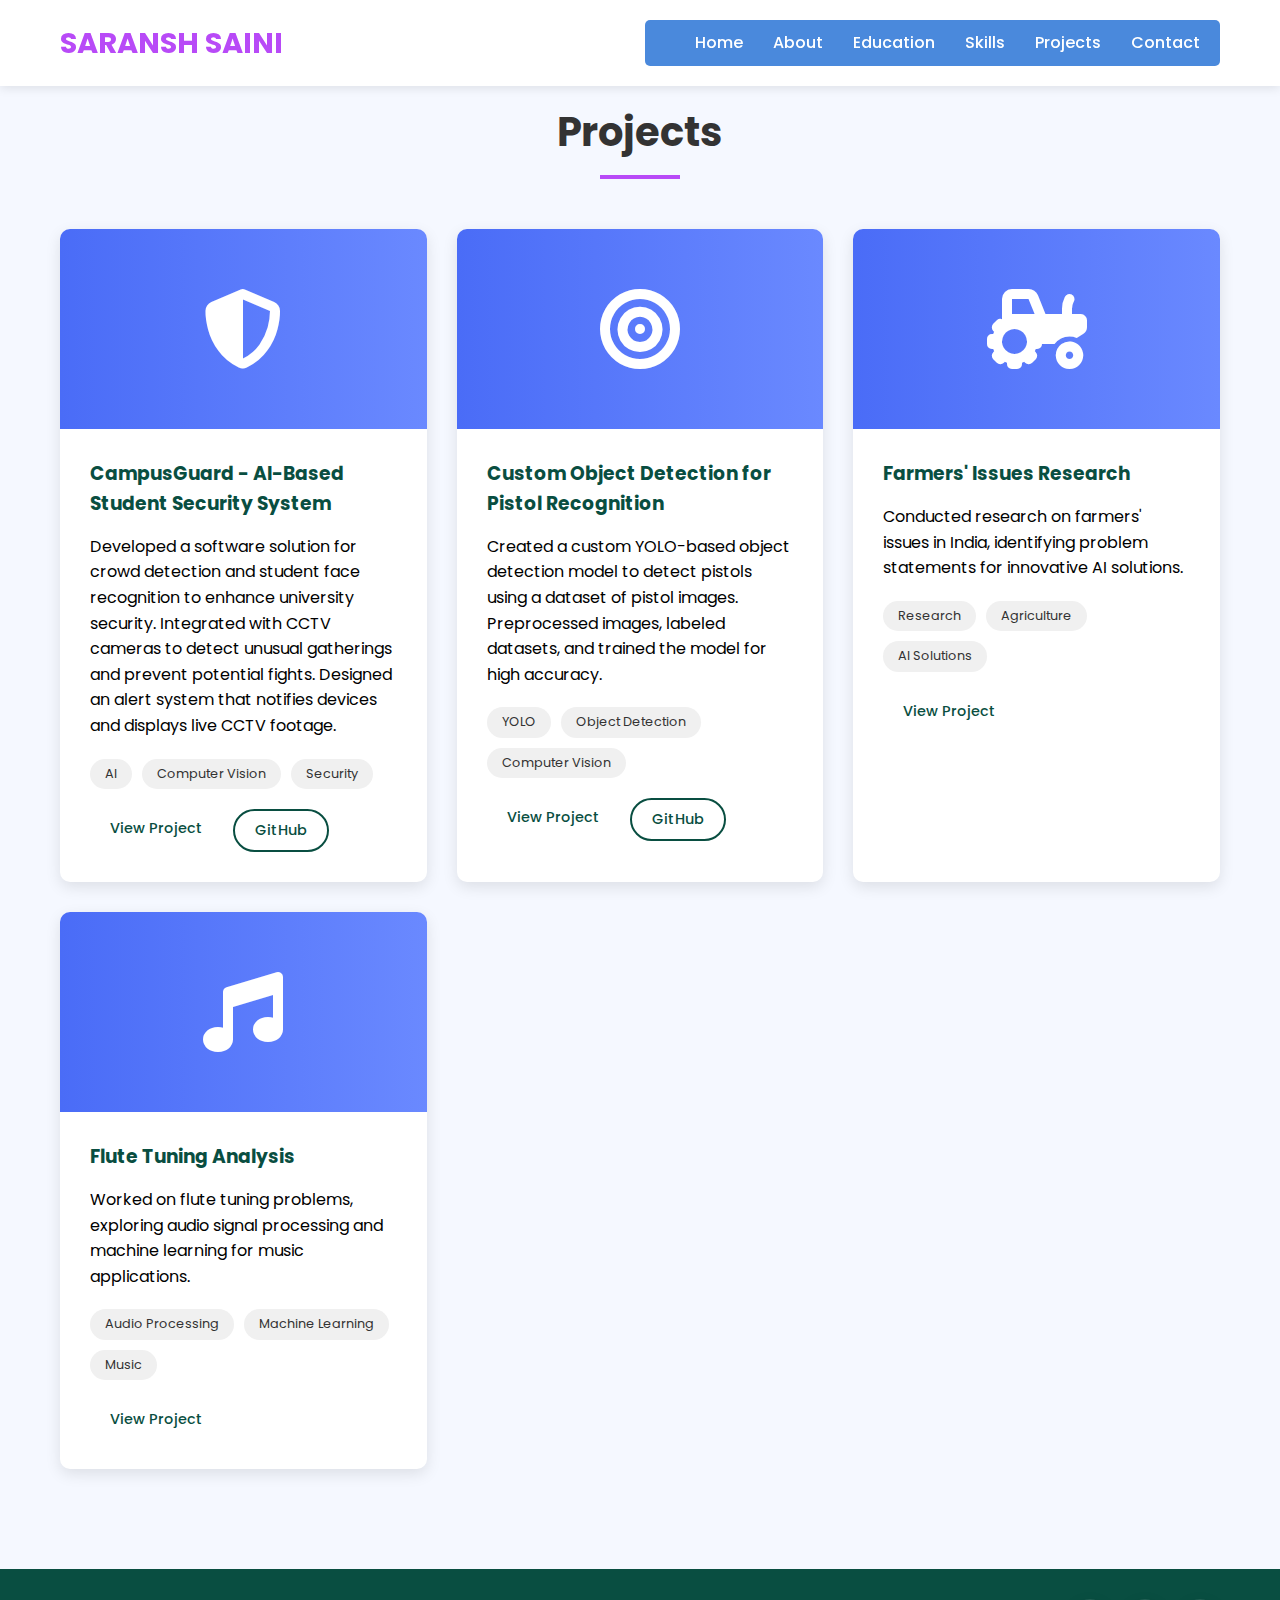
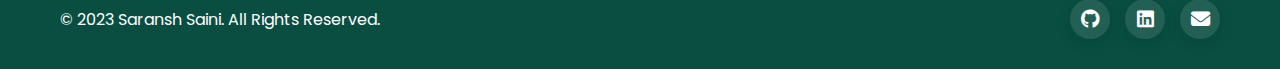
<file: portfolio-deploy/projects.html>
<!DOCTYPE html>
<html lang="en">
<head>
    <meta charset="UTF-8">
    <meta name="viewport" content="width=device-width, initial-scale=1.0">
    <title>Projects - SARANSH SAINI</title>
    <link rel="stylesheet" href="styles.css">
    <link rel="stylesheet" href="https://cdnjs.cloudflare.com/ajax/libs/font-awesome/6.4.0/css/all.min.css">
    <link href="https://fonts.googleapis.com/css2?family=Poppins:wght@300;400;500;600;700&display=swap" rel="stylesheet">
</head>
<body>
    <header>
        <nav id="navbar">
            <div class="container">
                <h1 class="logo">SARANSH SAINI</h1>
                <ul class="nav-links">
                    <li><a href="index.html" id="home-link">Home</a></li>
                    <li><a href="about.html" id="about-link">About</a></li>
                    <li><a href="education.html" id="education-link">Education</a></li>
                    <li><a href="skills.html" id="skills-link">Skills</a></li>
                    <li><a href="projects.html" class="active" id="projects-link">Projects</a></li>
                    <li><a href="contact.html" id="contact-link">Contact</a></li>
                </ul>
                <div class="hamburger">
                    <span class="bar"></span>
                    <span class="bar"></span>
                    <span class="bar"></span>
                </div>
            </div>
        </nav>
    </header>

    <section id="projects" class="projects">
        <div class="container">
            <h2 class="section-title">Projects</h2>
            <div class="projects-grid">
                <div class="project-card">
                    <div class="project-img">
                        <i class="fas fa-shield-alt"></i>
                    </div>
                    <div class="project-content">
                        <h3>CampusGuard - AI-Based Student Security System</h3>
                        <p>Developed a software solution for crowd detection and student face recognition to enhance university security. Integrated with CCTV cameras to detect unusual gatherings and prevent potential fights. Designed an alert system that notifies devices and displays live CCTV footage.</p>
                        <div class="project-tags">
                            <span>AI</span>
                            <span>Computer Vision</span>
                            <span>Security</span>
                        </div>
                        <div class="project-links">
                            <a href="#" class="btn btn-sm">View Project</a>
                            <a href="https://github.com/" class="btn btn-sm btn-secondary">GitHub</a>
                        </div>
                    </div>
                </div>
                <div class="project-card">
                    <div class="project-img">
                        <i class="fas fa-bullseye"></i>
                    </div>
                    <div class="project-content">
                        <h3>Custom Object Detection for Pistol Recognition</h3>
                        <p>Created a custom YOLO-based object detection model to detect pistols using a dataset of pistol images. Preprocessed images, labeled datasets, and trained the model for high accuracy.</p>
                        <div class="project-tags">
                            <span>YOLO</span>
                            <span>Object Detection</span>
                            <span>Computer Vision</span>
                        </div>
                        <div class="project-links">
                            <a href="#" class="btn btn-sm">View Project</a>
                            <a href="https://github.com/" class="btn btn-sm btn-secondary">GitHub</a>
                        </div>
                    </div>
                </div>
                <div class="project-card">
                    <div class="project-img">
                        <i class="fas fa-tractor"></i>
                    </div>
                    <div class="project-content">
                        <h3>Farmers' Issues Research</h3>
                        <p>Conducted research on farmers' issues in India, identifying problem statements for innovative AI solutions.</p>
                        <div class="project-tags">
                            <span>Research</span>
                            <span>Agriculture</span>
                            <span>AI Solutions</span>
                        </div>
                        <div class="project-links">
                            <a href="#" class="btn btn-sm">View Project</a>
                        </div>
                    </div>
                </div>
                <div class="project-card">
                    <div class="project-img">
                        <i class="fas fa-music"></i>
                    </div>
                    <div class="project-content">
                        <h3>Flute Tuning Analysis</h3>
                        <p>Worked on flute tuning problems, exploring audio signal processing and machine learning for music applications.</p>
                        <div class="project-tags">
                            <span>Audio Processing</span>
                            <span>Machine Learning</span>
                            <span>Music</span>
                        </div>
                        <div class="project-links">
                            <a href="#" class="btn btn-sm">View Project</a>
                        </div>
                    </div>
                </div>
            </div>
        </div>
    </section>

    <footer>
        <div class="container">
            <div class="footer-content">
                <p>&copy; 2023 Saransh Saini. All Rights Reserved.</p>
                <div class="social-icons">
                    <a href="https://github.com/" target="_blank"><i class="fab fa-github"></i></a>
                    <a href="https://www.linkedin.com/in/saranshsaini635/" target="_blank"><i class="fab fa-linkedin"></i></a>
                    <a href="https://mail.google.com/mail/?view=cm&fs=1&to=saranshsaini635@gmail.com&su=Hello%20Saransh&body=I%20came%20across%20your%20portfolio%20and%20wanted%20to%20connect." target="_blank"><i class="fas fa-envelope"></i></a>
                </div>
            </div>
        </div>
    </footer>

    <script src="script.js"></script>
</body>
</html>
</file>
<file: styles.css>
/* Global Styles */
:root {
    --primary-color: rgb(184, 74, 247);
    --secondary-color: #000000;
    --dark-color: #094e41;
    --light-color: #f8f9fa;
    --success-color: #28a745;
    --danger-color: #000000;
    --box-shadow: 0 5px 15px rgba(0, 0, 0, 0.1);
    --transition: all 0.3s ease;
    --header-height: 70px;
}

* {
    margin: 0;
    padding: 0;
    box-sizing: border-box;
}

body {
    font-family: 'Poppins', sans-serif;
    line-height: 1.6;
    color: #333;
    background-color: #f9f9f9;
}

a {
    text-decoration: none;
    color: var(--dark-color);
}

ul {
    list-style: none;
}

.container {
    max-width: 1200px;
    margin: 0 auto;
    padding: 0 20px;
}

.section-title {
    text-align: center;
    margin-bottom: 50px;
    font-size: 2.5rem;
    font-weight: 700;
    position: relative;
    padding-bottom: 15px;
}

.section-title::after {
    content: '';
    position: absolute;
    bottom: 0;
    left: 50%;
    transform: translateX(-50%);
    width: 80px;
    height: 4px;
    background: var(--primary-color);
}

section {
    padding: 100px 0;
}

.btn {
    display: inline-block;
    padding: 12px 30px;
    border-radius: 50px;
    font-weight: 500;
    cursor: pointer;
    transition: var(--transition);
    border: none;
    text-align: center;
}

.btn-primary {
    background: var(--primary-color);
    color: white;
}

.btn-primary:hover {
    background: #3a5bd9;
    transform: translateY(-3px);
    box-shadow: var(--box-shadow);
}

.btn-secondary {
    background: transparent;
    color: var(--dark-color);
    border: 2px solid var(--dark-color);
}

.btn-secondary:hover {
    background: var(--dark-color);
    color: white;
    transform: translateY(-3px);
    box-shadow: var(--box-shadow);
}

.btn-sm {
    padding: 8px 20px;
    font-size: 0.9rem;
}

/* Header & Navigation */
header {
    position: fixed;
    top: 0;
    left: 0;
    width: 100%;
    z-index: 1000;
    background-color: rgba(255, 255, 255, 0.95);
    box-shadow: 0 2px 10px rgba(0, 0, 0, 0.1);
    transition: var(--transition);
}

#navbar {
    padding: 20px 0;
}

#navbar .container {
    display: flex;
    justify-content: space-between;
    align-items: center;
}

.logo {
    font-size: 1.8rem;
    font-weight: 700;
    color: var(--primary-color);
}

.nav-links {
    display: flex;
    background-color: #4a89dc;
    padding: 10px 20px;
    border-radius: 5px;
}

.nav-links li {
    margin-left: 30px;
}

.nav-links a {
    font-weight: 500;
    transition: var(--transition);
    position: relative;
    color: white;
}

.nav-links a::after {
    content: '';
    position: absolute;
    bottom: -5px;
    left: 0;
    width: 0;
    height: 2px;
    background: white;
    transition: var(--transition);
}

.nav-links a:hover::after,
.nav-links a.active::after {
    width: 100%;
}

.hamburger {
    display: none;
    cursor: pointer;
    background: none;
    border: none;
    padding: 0;
    z-index: 1000;
}

.bar {
    display: block;
    width: 25px;
    height: 3px;
    margin: 5px auto;
    background-color: var(--dark-color);
    transition: var(--transition);
}

/* Hero Section */
.hero {
    height: 100vh;
    display: flex;
    align-items: center;
    background-color: #f5f8ff;
    position: relative;
    overflow: hidden;
}

.hero::before {
    content: '';
    position: absolute;
    top: -100px;
    right: -100px;
    width: 500px;
    height: 500px;
    border-radius: 50%;
    background: rgba(74, 108, 247, 0.1);
    z-index: 0;
}

.hero::after {
    content: '';
    position: absolute;
    bottom: -100px;
    left: -100px;
    width: 400px;
    height: 400px;
    border-radius: 50%;
    background: rgba(74, 108, 247, 0.05);
    z-index: 0;
}

.hero .container {
    display: flex;
    align-items: center;
    justify-content: space-between;
    position: relative;
    z-index: 1;
}

.hero-content {
    flex: 1;
    padding-right: 50px;
}

.hero-content h1 {
    font-size: 3.5rem;
    font-weight: 700;
    margin-bottom: 20px;
    line-height: 1.2;
}

.hero-content h2 {
    font-size: 1.8rem;
    font-weight: 600;
    margin-bottom: 20px;
    color: var(--primary-color);
}

.hero-content p {
    font-size: 1.2rem;
    margin-bottom: 30px;
    color: var(--secondary-color);
}

.highlight {
    color: var(--primary-color);
}

.hero-buttons {
    display: flex;
    gap: 15px;
    margin-bottom: 30px;
}

.social-icons {
    display: flex;
    gap: 15px;
}

.social-icons a {
    display: flex;
    align-items: center;
    justify-content: center;
    width: 40px;
    height: 40px;
    border-radius: 50%;
    background: #fff;
    color: var(--dark-color);
    font-size: 1.2rem;
    transition: var(--transition);
    box-shadow: var(--box-shadow);
}

.social-icons a:hover {
    background: var(--primary-color);
    color: white;
    transform: translateY(-3px);
}

.hero-image {
    flex: 1;
    display: flex;
    justify-content: center;
    align-items: center;
}

.profile-img-placeholder {
    width: 350px;
    height: 350px;
    border-radius: 50%;
    background: linear-gradient(145deg, #e6e6e6, #ffffff);
    box-shadow: var(--box-shadow);
    display: flex;
    justify-content: center;
    align-items: center;
    font-size: 8rem;
    color: var(--primary-color);
}

/* About Section */
.about {
    background-color: white;
}

.about-content {
    display: flex;
    gap: 50px;
}

.about-text {
    flex: 1;
}

.about-text p {
    margin-bottom: 30px;
    font-size: 1.1rem;
    color: var(--secondary-color);
}

.personal-info {
    display: flex;
    flex-direction: column;
    gap: 15px;
}

.info-item {
    display: flex;
    align-items: center;
    gap: 15px;
}

.info-item i {
    width: 40px;
    height: 40px;
    border-radius: 50%;
    background: #f5f8ff;
    display: flex;
    justify-content: center;
    align-items: center;
    color: var(--primary-color);
    font-size: 1.2rem;
}

.about-stats {
    flex: 1;
}

.stat-item {
    margin-bottom: 25px;
}

.stat-item h3 {
    margin-bottom: 10px;
    font-weight: 500;
}

.progress-bar {
    width: 100%;
    height: 10px;
    background: #f0f0f0;
    border-radius: 10px;
    overflow: hidden;
}

.progress {
    height: 100%;
    background: var(--primary-color);
    border-radius: 10px;
}

/* Education Section */
.education {
    background-color: #f5f8ff;
}

.timeline {
    position: relative;
    max-width: 800px;
    margin: 0 auto;
}

.timeline::before {
    content: '';
    position: absolute;
    top: 0;
    bottom: 0;
    left: 50%;
    width: 2px;
    background: var(--primary-color);
    transform: translateX(-50%);
}

.timeline-item {
    position: relative;
    margin-bottom: 50px;
}

.timeline-icon {
    position: absolute;
    left: 50%;
    transform: translateX(-50%);
    width: 50px;
    height: 50px;
    border-radius: 50%;
    background: var(--primary-color);
    display: flex;
    justify-content: center;
    align-items: center;
    color: white;
    font-size: 1.2rem;
    z-index: 1;
}

.timeline-content {
    position: relative;
    width: calc(50% - 50px);
    padding: 30px;
    background: white;
    border-radius: 10px;
    box-shadow: var(--box-shadow);
    margin-left: auto;
}

.timeline-content h3 {
    margin-bottom: 10px;
    color: var(--primary-color);
}

.timeline-date {
    font-weight: 600;
    color: var(--secondary-color);
    margin-bottom: 10px;
}

/* Skills Section */
.skills {
    background-color: white;
}

.skills-container {
    display: grid;
    grid-template-columns: repeat(auto-fill, minmax(300px, 1fr));
    gap: 30px;
}

.skill-category {
    background: #f9f9f9;
    padding: 30px;
    border-radius: 10px;
    box-shadow: var(--box-shadow);
    transition: var(--transition);
}

.skill-category:hover {
    transform: translateY(-5px);
}

.skill-category h3 {
    margin-bottom: 20px;
    color: var(--primary-color);
    font-weight: 600;
}

.skill-items {
    display: flex;
    flex-wrap: wrap;
    gap: 15px;
}

.skill-item {
    display: flex;
    align-items: center;
    gap: 10px;
    padding: 10px 15px;
    background: white;
    border-radius: 50px;
    box-shadow: 0 2px 5px rgba(0, 0, 0, 0.05);
}

.skill-item i {
    color: var(--primary-color);
}

/* Projects Section */
.projects {
    background-color: #f5f8ff;
}

.projects-grid {
    display: grid;
    grid-template-columns: repeat(auto-fill, minmax(350px, 1fr));
    gap: 30px;
}

.project-card {
    background: white;
    border-radius: 10px;
    overflow: hidden;
    box-shadow: var(--box-shadow);
    transition: var(--transition);
}

.project-card:hover {
    transform: translateY(-10px);
}

.project-img {
    height: 200px;
    background: linear-gradient(to right, #4a6cf7, #6a89ff);
    display: flex;
    justify-content: center;
    align-items: center;
    font-size: 5rem;
    color: white;
}

.project-content {
    padding: 30px;
}

.project-content h3 {
    margin-bottom: 15px;
    color: var(--dark-color);
}

.project-content p {
    margin-bottom: 20px;
    color: var(--secondary-color);
}

.project-tags {
    display: flex;
    flex-wrap: wrap;
    gap: 10px;
    margin-bottom: 20px;
}

.project-tags span {
    padding: 5px 15px;
    background: #f0f0f0;
    border-radius: 50px;
    font-size: 0.8rem;
}

.project-links {
    display: flex;
    gap: 10px;
}

/* Contact Section */
.contact {
    background-color: white;
}

.contact-content {
    display: flex;
    gap: 50px;
}

.contact-info {
    flex: 1;
}

.contact-item {
    display: flex;
    align-items: flex-start;
    gap: 20px;
    margin-bottom: 30px;
}

.contact-item i {
    width: 50px;
    height: 50px;
    border-radius: 50%;
    background: #f5f8ff;
    display: flex;
    justify-content: center;
    align-items: center;
    color: var(--primary-color);
    font-size: 1.2rem;
}

.contact-item h3 {
    margin-bottom: 5px;
    font-weight: 600;
}

.contact-form {
    flex: 1;
}

.form-group {
    margin-bottom: 20px;
}

.form-group input,
.form-group textarea {
    width: 100%;
    padding: 15px;
    border: 1px solid #e0e0e0;
    border-radius: 5px;
    font-family: 'Poppins', sans-serif;
    font-size: 1rem;
    transition: var(--transition);
}

.form-group input:focus,
.form-group textarea:focus {
    outline: none;
    border-color: var(--primary-color);
}

.form-group textarea {
    height: 150px;
    resize: none;
}

/* Footer */
footer {
    background-color: var(--dark-color);
    color: white;
    padding: 30px 0;
}

.footer-content {
    display: flex;
    justify-content: space-between;
    align-items: center;
}

footer .social-icons a {
    background: rgba(255, 255, 255, 0.1);
    color: white;
}

footer .social-icons a:hover {
    background: var(--primary-color);
}

/* Certificates Section */
.certificates {
    background-color: #f5f8ff;
    padding: 100px 0;
}

.certificates-grid {
    display: grid;
    grid-template-columns: repeat(auto-fit, minmax(300px, 1fr));
    gap: 30px;
    margin-top: 50px;
}

.certificate-card {
    background: white;
    border-radius: 15px;
    padding: 30px;
    box-shadow: var(--box-shadow);
    transition: var(--transition);
    display: flex;
    flex-direction: column;
    align-items: flex-start;
}

.certificate-card:hover {
    transform: translateY(-10px);
    box-shadow: 0 15px 30px rgba(0, 0, 0, 0.1);
}

.certificate-icon {
    width: 60px;
    height: 60px;
    background: var(--primary-color);
    border-radius: 50%;
    display: flex;
    justify-content: center;
    align-items: center;
    margin-bottom: 20px;
}

.certificate-icon i {
    font-size: 1.5rem;
    color: white;
}

.certificate-content h3 {
    font-size: 1.5rem;
    margin-bottom: 15px;
    color: var(--dark-color);
}

.certificate-content p {
    color: var(--secondary-color);
    margin-bottom: 20px;
    line-height: 1.6;
}

.certificate-details {
    display: flex;
    gap: 20px;
    margin-bottom: 20px;
    color: var(--secondary-color);
    font-size: 0.9rem;
}

.certificate-details span {
    display: flex;
    align-items: center;
    gap: 5px;
}

.certificate-details i {
    color: var(--primary-color);
}

.certificate-links {
    margin-top: auto;
}

.certificate-links .btn {
    background: var(--primary-color);
    color: white;
    padding: 8px 20px;
    border-radius: 25px;
    font-size: 0.9rem;
    transition: var(--transition);
}

.certificate-links .btn:hover {
    background: #3a5bd9;
    transform: translateY(-3px);
}

/* Responsive Design */
@media (max-width: 1200px) {
    .container {
        max-width: 960px;
        padding: 0 15px;
    }
}

@media (max-width: 992px) {
    .hero .container {
        flex-direction: column;
        text-align: center;
        padding-top: var(--header-height);
    }

    .hero-content {
        padding-right: 0;
        margin-bottom: 40px;
    }

    .hero-image {
        margin-top: 30px;
    }

    .hero-image img {
        width: 280px;
        height: 280px;
    }

    .about-content,
    .contact-content {
        flex-direction: column;
    }

    .about-text,
    .contact-info {
        margin-bottom: 40px;
    }
}

@media (max-width: 768px) {
    .nav-links {
        position: fixed;
        top: 0;
        left: -100%;
        width: 100%;
        height: 100vh;
        background: rgba(255, 255, 255, 0.98);
        display: flex;
        flex-direction: column;
        align-items: center;
        justify-content: center;
        transition: 0.3s ease-in-out;
        padding: 0;
        margin: 0;
    }

    .nav-links.active {
        left: 0;
    }

    .nav-links li {
        margin: 15px 0;
    }

    .nav-links a {
        font-size: 1.2rem;
        color: var(--dark-color);
    }

    .hamburger {
        display: block;
        position: relative;
        z-index: 1001;
    }

    .hamburger.active .bar:nth-child(1) {
        transform: rotate(45deg) translate(8px, 6px);
    }

    .hamburger.active .bar:nth-child(2) {
        opacity: 0;
    }

    .hamburger.active .bar:nth-child(3) {
        transform: rotate(-45deg) translate(7px, -5px);
    }

    .projects-grid,
    .certificates-grid {
        grid-template-columns: 1fr;
        gap: 20px;
    }

    .timeline::before {
        left: 30px;
    }

    .timeline-content {
        margin-left: 50px;
    }

    .timeline-icon {
        left: 15px;
    }
}

@media (max-width: 576px) {
    :root {
        --header-height: 60px;
    }

    .hero-content h1 {
        font-size: 2.5rem;
    }

    .hero-content h2 {
        font-size: 1.5rem;
    }

    .hero-content p {
        font-size: 1rem;
    }

    .section-title {
        font-size: 2rem;
    }

    .hero-buttons {
        flex-direction: column;
        gap: 15px;
    }

    .hero-buttons .btn {
        width: 100%;
    }

    .hero-image img {
        width: 220px;
        height: 220px;
    }

    .social-icons {
        justify-content: center;
    }

    .footer-content {
        flex-direction: column;
        text-align: center;
        gap: 20px;
    }
}

/* Touch Device Optimizations */
@media (hover: none) {
    .btn:hover {
        transform: none;
    }

    .nav-links a:hover::after {
        width: 0;
    }

    .nav-links a.active::after {
        width: 100%;
    }

    .project-card:hover,
    .certificate-card:hover {
        transform: none;
    }
}

/* Landscape Mode Optimization */
@media (max-height: 500px) and (orientation: landscape) {
    .hero {
        height: auto;
        padding: 100px 0;
    }

    .nav-links {
        padding: 10px 0;
    }

    .nav-links li {
        margin: 10px 0;
    }
}

/* High DPI Screens */
@media (-webkit-min-device-pixel-ratio: 2), (min-resolution: 192dpi) {
    .hero-image img {
        border-width: 3px;
    }
}

/* Print Styles */
@media print {
    header,
    footer,
    .nav-links,
    .hamburger {
        display: none;
    }

    body {
        background: white;
    }

    .container {
        max-width: 100%;
        padding: 0;
    }

    section {
        padding: 20px 0;
        page-break-inside: avoid;
    }
}
</file>
<file: portfolio-deploy/styles.css>
/* Global Styles */
:root {
    --primary-color: rgb(184, 74, 247);
    --secondary-color: #000000;
    --dark-color: #094e41;
    --light-color: #f8f9fa;
    --success-color: #28a745;
    --danger-color: #000000;
    --box-shadow: 0 5px 15px rgba(0, 0, 0, 0.1);
    --transition: all 0.3s ease;
    --header-height: 70px;
}

* {
    margin: 0;
    padding: 0;
    box-sizing: border-box;
}

body {
    font-family: 'Poppins', sans-serif;
    line-height: 1.6;
    color: #333;
    background-color: #f9f9f9;
}

a {
    text-decoration: none;
    color: var(--dark-color);
}

ul {
    list-style: none;
}

.container {
    max-width: 1200px;
    margin: 0 auto;
    padding: 0 20px;
}

.section-title {
    text-align: center;
    margin-bottom: 50px;
    font-size: 2.5rem;
    font-weight: 700;
    position: relative;
    padding-bottom: 15px;
}

.section-title::after {
    content: '';
    position: absolute;
    bottom: 0;
    left: 50%;
    transform: translateX(-50%);
    width: 80px;
    height: 4px;
    background: var(--primary-color);
}

section {
    padding: 100px 0;
}

.btn {
    display: inline-block;
    padding: 12px 30px;
    border-radius: 50px;
    font-weight: 500;
    cursor: pointer;
    transition: var(--transition);
    border: none;
    text-align: center;
}

.btn-primary {
    background: var(--primary-color);
    color: white;
}

.btn-primary:hover {
    background: #3a5bd9;
    transform: translateY(-3px);
    box-shadow: var(--box-shadow);
}

.btn-secondary {
    background: transparent;
    color: var(--dark-color);
    border: 2px solid var(--dark-color);
}

.btn-secondary:hover {
    background: var(--dark-color);
    color: white;
    transform: translateY(-3px);
    box-shadow: var(--box-shadow);
}

.btn-sm {
    padding: 8px 20px;
    font-size: 0.9rem;
}

/* Header & Navigation */
header {
    position: fixed;
    top: 0;
    left: 0;
    width: 100%;
    z-index: 1000;
    background-color: rgba(255, 255, 255, 0.95);
    box-shadow: 0 2px 10px rgba(0, 0, 0, 0.1);
    transition: var(--transition);
}

#navbar {
    padding: 20px 0;
}

#navbar .container {
    display: flex;
    justify-content: space-between;
    align-items: center;
}

.logo {
    font-size: 1.8rem;
    font-weight: 700;
    color: var(--primary-color);
}

.nav-links {
    display: flex;
    background-color: #4a89dc;
    padding: 10px 20px;
    border-radius: 5px;
}

.nav-links li {
    margin-left: 30px;
}

.nav-links a {
    font-weight: 500;
    transition: var(--transition);
    position: relative;
    color: white;
}

.nav-links a::after {
    content: '';
    position: absolute;
    bottom: -5px;
    left: 0;
    width: 0;
    height: 2px;
    background: white;
    transition: var(--transition);
}

.nav-links a:hover::after,
.nav-links a.active::after {
    width: 100%;
}

.hamburger {
    display: none;
    cursor: pointer;
    background: none;
    border: none;
    padding: 0;
    z-index: 1000;
}

.bar {
    display: block;
    width: 25px;
    height: 3px;
    margin: 5px auto;
    background-color: var(--dark-color);
    transition: var(--transition);
}

/* Hero Section */
.hero {
    height: 100vh;
    display: flex;
    align-items: center;
    background-color: #f5f8ff;
    position: relative;
    overflow: hidden;
}

.hero::before {
    content: '';
    position: absolute;
    top: -100px;
    right: -100px;
    width: 500px;
    height: 500px;
    border-radius: 50%;
    background: rgba(74, 108, 247, 0.1);
    z-index: 0;
}

.hero::after {
    content: '';
    position: absolute;
    bottom: -100px;
    left: -100px;
    width: 400px;
    height: 400px;
    border-radius: 50%;
    background: rgba(74, 108, 247, 0.05);
    z-index: 0;
}

.hero .container {
    display: flex;
    align-items: center;
    justify-content: space-between;
    position: relative;
    z-index: 1;
}

.hero-content {
    flex: 1;
    padding-right: 50px;
}

.hero-content h1 {
    font-size: 3.5rem;
    font-weight: 700;
    margin-bottom: 20px;
    line-height: 1.2;
}

.hero-content h2 {
    font-size: 1.8rem;
    font-weight: 600;
    margin-bottom: 20px;
    color: var(--primary-color);
}

.hero-content p {
    font-size: 1.2rem;
    margin-bottom: 30px;
    color: var(--secondary-color);
}

.highlight {
    color: var(--primary-color);
}

.hero-buttons {
    display: flex;
    gap: 15px;
    margin-bottom: 30px;
}

.social-icons {
    display: flex;
    gap: 15px;
}

.social-icons a {
    display: flex;
    align-items: center;
    justify-content: center;
    width: 40px;
    height: 40px;
    border-radius: 50%;
    background: #fff;
    color: var(--dark-color);
    font-size: 1.2rem;
    transition: var(--transition);
    box-shadow: var(--box-shadow);
}

.social-icons a:hover {
    background: var(--primary-color);
    color: white;
    transform: translateY(-3px);
}

.hero-image {
    flex: 1;
    display: flex;
    justify-content: center;
    align-items: center;
}

.profile-img-placeholder {
    width: 350px;
    height: 350px;
    border-radius: 50%;
    background: linear-gradient(145deg, #e6e6e6, #ffffff);
    box-shadow: var(--box-shadow);
    display: flex;
    justify-content: center;
    align-items: center;
    font-size: 8rem;
    color: var(--primary-color);
}

/* About Section */
.about {
    background-color: white;
}

.about-content {
    display: flex;
    gap: 50px;
}

.about-text {
    flex: 1;
}

.about-text p {
    margin-bottom: 30px;
    font-size: 1.1rem;
    color: var(--secondary-color);
}

.personal-info {
    display: flex;
    flex-direction: column;
    gap: 15px;
}

.info-item {
    display: flex;
    align-items: center;
    gap: 15px;
}

.info-item i {
    width: 40px;
    height: 40px;
    border-radius: 50%;
    background: #f5f8ff;
    display: flex;
    justify-content: center;
    align-items: center;
    color: var(--primary-color);
    font-size: 1.2rem;
}

.about-stats {
    flex: 1;
}

.stat-item {
    margin-bottom: 25px;
}

.stat-item h3 {
    margin-bottom: 10px;
    font-weight: 500;
}

.progress-bar {
    width: 100%;
    height: 10px;
    background: #f0f0f0;
    border-radius: 10px;
    overflow: hidden;
}

.progress {
    height: 100%;
    background: var(--primary-color);
    border-radius: 10px;
}

/* Education Section */
.education {
    background-color: #f5f8ff;
}

.timeline {
    position: relative;
    max-width: 800px;
    margin: 0 auto;
}

.timeline::before {
    content: '';
    position: absolute;
    top: 0;
    bottom: 0;
    left: 50%;
    width: 2px;
    background: var(--primary-color);
    transform: translateX(-50%);
}

.timeline-item {
    position: relative;
    margin-bottom: 50px;
}

.timeline-icon {
    position: absolute;
    left: 50%;
    transform: translateX(-50%);
    width: 50px;
    height: 50px;
    border-radius: 50%;
    background: var(--primary-color);
    display: flex;
    justify-content: center;
    align-items: center;
    color: white;
    font-size: 1.2rem;
    z-index: 1;
}

.timeline-content {
    position: relative;
    width: calc(50% - 50px);
    padding: 30px;
    background: white;
    border-radius: 10px;
    box-shadow: var(--box-shadow);
    margin-left: auto;
}

.timeline-content h3 {
    margin-bottom: 10px;
    color: var(--primary-color);
}

.timeline-date {
    font-weight: 600;
    color: var(--secondary-color);
    margin-bottom: 10px;
}

/* Skills Section */
.skills {
    background-color: white;
}

.skills-container {
    display: grid;
    grid-template-columns: repeat(auto-fill, minmax(300px, 1fr));
    gap: 30px;
}

.skill-category {
    background: #f9f9f9;
    padding: 30px;
    border-radius: 10px;
    box-shadow: var(--box-shadow);
    transition: var(--transition);
}

.skill-category:hover {
    transform: translateY(-5px);
}

.skill-category h3 {
    margin-bottom: 20px;
    color: var(--primary-color);
    font-weight: 600;
}

.skill-items {
    display: flex;
    flex-wrap: wrap;
    gap: 15px;
}

.skill-item {
    display: flex;
    align-items: center;
    gap: 10px;
    padding: 10px 15px;
    background: white;
    border-radius: 50px;
    box-shadow: 0 2px 5px rgba(0, 0, 0, 0.05);
}

.skill-item i {
    color: var(--primary-color);
}

/* Projects Section */
.projects {
    background-color: #f5f8ff;
}

.projects-grid {
    display: grid;
    grid-template-columns: repeat(auto-fill, minmax(350px, 1fr));
    gap: 30px;
}

.project-card {
    background: white;
    border-radius: 10px;
    overflow: hidden;
    box-shadow: var(--box-shadow);
    transition: var(--transition);
}

.project-card:hover {
    transform: translateY(-10px);
}

.project-img {
    height: 200px;
    background: linear-gradient(to right, #4a6cf7, #6a89ff);
    display: flex;
    justify-content: center;
    align-items: center;
    font-size: 5rem;
    color: white;
}

.project-content {
    padding: 30px;
}

.project-content h3 {
    margin-bottom: 15px;
    color: var(--dark-color);
}

.project-content p {
    margin-bottom: 20px;
    color: var(--secondary-color);
}

.project-tags {
    display: flex;
    flex-wrap: wrap;
    gap: 10px;
    margin-bottom: 20px;
}

.project-tags span {
    padding: 5px 15px;
    background: #f0f0f0;
    border-radius: 50px;
    font-size: 0.8rem;
}

.project-links {
    display: flex;
    gap: 10px;
}

/* Contact Section */
.contact {
    background-color: white;
}

.contact-content {
    display: flex;
    gap: 50px;
}

.contact-info {
    flex: 1;
}

.contact-item {
    display: flex;
    align-items: flex-start;
    gap: 20px;
    margin-bottom: 30px;
}

.contact-item i {
    width: 50px;
    height: 50px;
    border-radius: 50%;
    background: #f5f8ff;
    display: flex;
    justify-content: center;
    align-items: center;
    color: var(--primary-color);
    font-size: 1.2rem;
}

.contact-item h3 {
    margin-bottom: 5px;
    font-weight: 600;
}

.contact-form {
    flex: 1;
}

.form-group {
    margin-bottom: 20px;
}

.form-group input,
.form-group textarea {
    width: 100%;
    padding: 15px;
    border: 1px solid #e0e0e0;
    border-radius: 5px;
    font-family: 'Poppins', sans-serif;
    font-size: 1rem;
    transition: var(--transition);
}

.form-group input:focus,
.form-group textarea:focus {
    outline: none;
    border-color: var(--primary-color);
}

.form-group textarea {
    height: 150px;
    resize: none;
}

/* Footer */
footer {
    background-color: var(--dark-color);
    color: white;
    padding: 30px 0;
}

.footer-content {
    display: flex;
    justify-content: space-between;
    align-items: center;
}

footer .social-icons a {
    background: rgba(255, 255, 255, 0.1);
    color: white;
}

footer .social-icons a:hover {
    background: var(--primary-color);
}

/* Certificates Section */
.certificates {
    background-color: #f5f8ff;
    padding: 100px 0;
}

.certificates-grid {
    display: grid;
    grid-template-columns: repeat(auto-fit, minmax(300px, 1fr));
    gap: 30px;
    margin-top: 50px;
}

.certificate-card {
    background: white;
    border-radius: 15px;
    padding: 30px;
    box-shadow: var(--box-shadow);
    transition: var(--transition);
    display: flex;
    flex-direction: column;
    align-items: flex-start;
}

.certificate-card:hover {
    transform: translateY(-10px);
    box-shadow: 0 15px 30px rgba(0, 0, 0, 0.1);
}

.certificate-icon {
    width: 60px;
    height: 60px;
    background: var(--primary-color);
    border-radius: 50%;
    display: flex;
    justify-content: center;
    align-items: center;
    margin-bottom: 20px;
}

.certificate-icon i {
    font-size: 1.5rem;
    color: white;
}

.certificate-content h3 {
    font-size: 1.5rem;
    margin-bottom: 15px;
    color: var(--dark-color);
}

.certificate-content p {
    color: var(--secondary-color);
    margin-bottom: 20px;
    line-height: 1.6;
}

.certificate-details {
    display: flex;
    gap: 20px;
    margin-bottom: 20px;
    color: var(--secondary-color);
    font-size: 0.9rem;
}

.certificate-details span {
    display: flex;
    align-items: center;
    gap: 5px;
}

.certificate-details i {
    color: var(--primary-color);
}

.certificate-links {
    margin-top: auto;
}

.certificate-links .btn {
    background: var(--primary-color);
    color: white;
    padding: 8px 20px;
    border-radius: 25px;
    font-size: 0.9rem;
    transition: var(--transition);
}

.certificate-links .btn:hover {
    background: #3a5bd9;
    transform: translateY(-3px);
}

/* Responsive Design */
@media (max-width: 1200px) {
    .container {
        max-width: 960px;
        padding: 0 15px;
    }
}

@media (max-width: 992px) {
    .hero .container {
        flex-direction: column;
        text-align: center;
        padding-top: var(--header-height);
    }

    .hero-content {
        padding-right: 0;
        margin-bottom: 40px;
    }

    .hero-image {
        margin-top: 30px;
    }

    .hero-image img {
        width: 280px;
        height: 280px;
    }

    .about-content,
    .contact-content {
        flex-direction: column;
    }

    .about-text,
    .contact-info {
        margin-bottom: 40px;
    }
}

@media (max-width: 768px) {
    .nav-links {
        position: fixed;
        top: 0;
        left: -100%;
        width: 100%;
        height: 100vh;
        background: rgba(255, 255, 255, 0.98);
        display: flex;
        flex-direction: column;
        align-items: center;
        justify-content: center;
        transition: 0.3s ease-in-out;
        padding: 0;
        margin: 0;
    }

    .nav-links.active {
        left: 0;
    }

    .nav-links li {
        margin: 15px 0;
    }

    .nav-links a {
        font-size: 1.2rem;
        color: var(--dark-color);
    }

    .hamburger {
        display: block;
        position: relative;
        z-index: 1001;
    }

    .hamburger.active .bar:nth-child(1) {
        transform: rotate(45deg) translate(8px, 6px);
    }

    .hamburger.active .bar:nth-child(2) {
        opacity: 0;
    }

    .hamburger.active .bar:nth-child(3) {
        transform: rotate(-45deg) translate(7px, -5px);
    }

    .projects-grid,
    .certificates-grid {
        grid-template-columns: 1fr;
        gap: 20px;
    }

    .timeline::before {
        left: 30px;
    }

    .timeline-content {
        margin-left: 50px;
    }

    .timeline-icon {
        left: 15px;
    }
}

@media (max-width: 576px) {
    :root {
        --header-height: 60px;
    }

    .hero-content h1 {
        font-size: 2.5rem;
    }

    .hero-content h2 {
        font-size: 1.5rem;
    }

    .hero-content p {
        font-size: 1rem;
    }

    .section-title {
        font-size: 2rem;
    }

    .hero-buttons {
        flex-direction: column;
        gap: 15px;
    }

    .hero-buttons .btn {
        width: 100%;
    }

    .hero-image img {
        width: 220px;
        height: 220px;
    }

    .social-icons {
        justify-content: center;
    }

    .footer-content {
        flex-direction: column;
        text-align: center;
        gap: 20px;
    }
}

/* Touch Device Optimizations */
@media (hover: none) {
    .btn:hover {
        transform: none;
    }

    .nav-links a:hover::after {
        width: 0;
    }

    .nav-links a.active::after {
        width: 100%;
    }

    .project-card:hover,
    .certificate-card:hover {
        transform: none;
    }
}

/* Landscape Mode Optimization */
@media (max-height: 500px) and (orientation: landscape) {
    .hero {
        height: auto;
        padding: 100px 0;
    }

    .nav-links {
        padding: 10px 0;
    }

    .nav-links li {
        margin: 10px 0;
    }
}

/* High DPI Screens */
@media (-webkit-min-device-pixel-ratio: 2), (min-resolution: 192dpi) {
    .hero-image img {
        border-width: 3px;
    }
}

/* Print Styles */
@media print {
    header,
    footer,
    .nav-links,
    .hamburger {
        display: none;
    }

    body {
        background: white;
    }

    .container {
        max-width: 100%;
        padding: 0;
    }

    section {
        padding: 20px 0;
        page-break-inside: avoid;
    }
}
</file>
